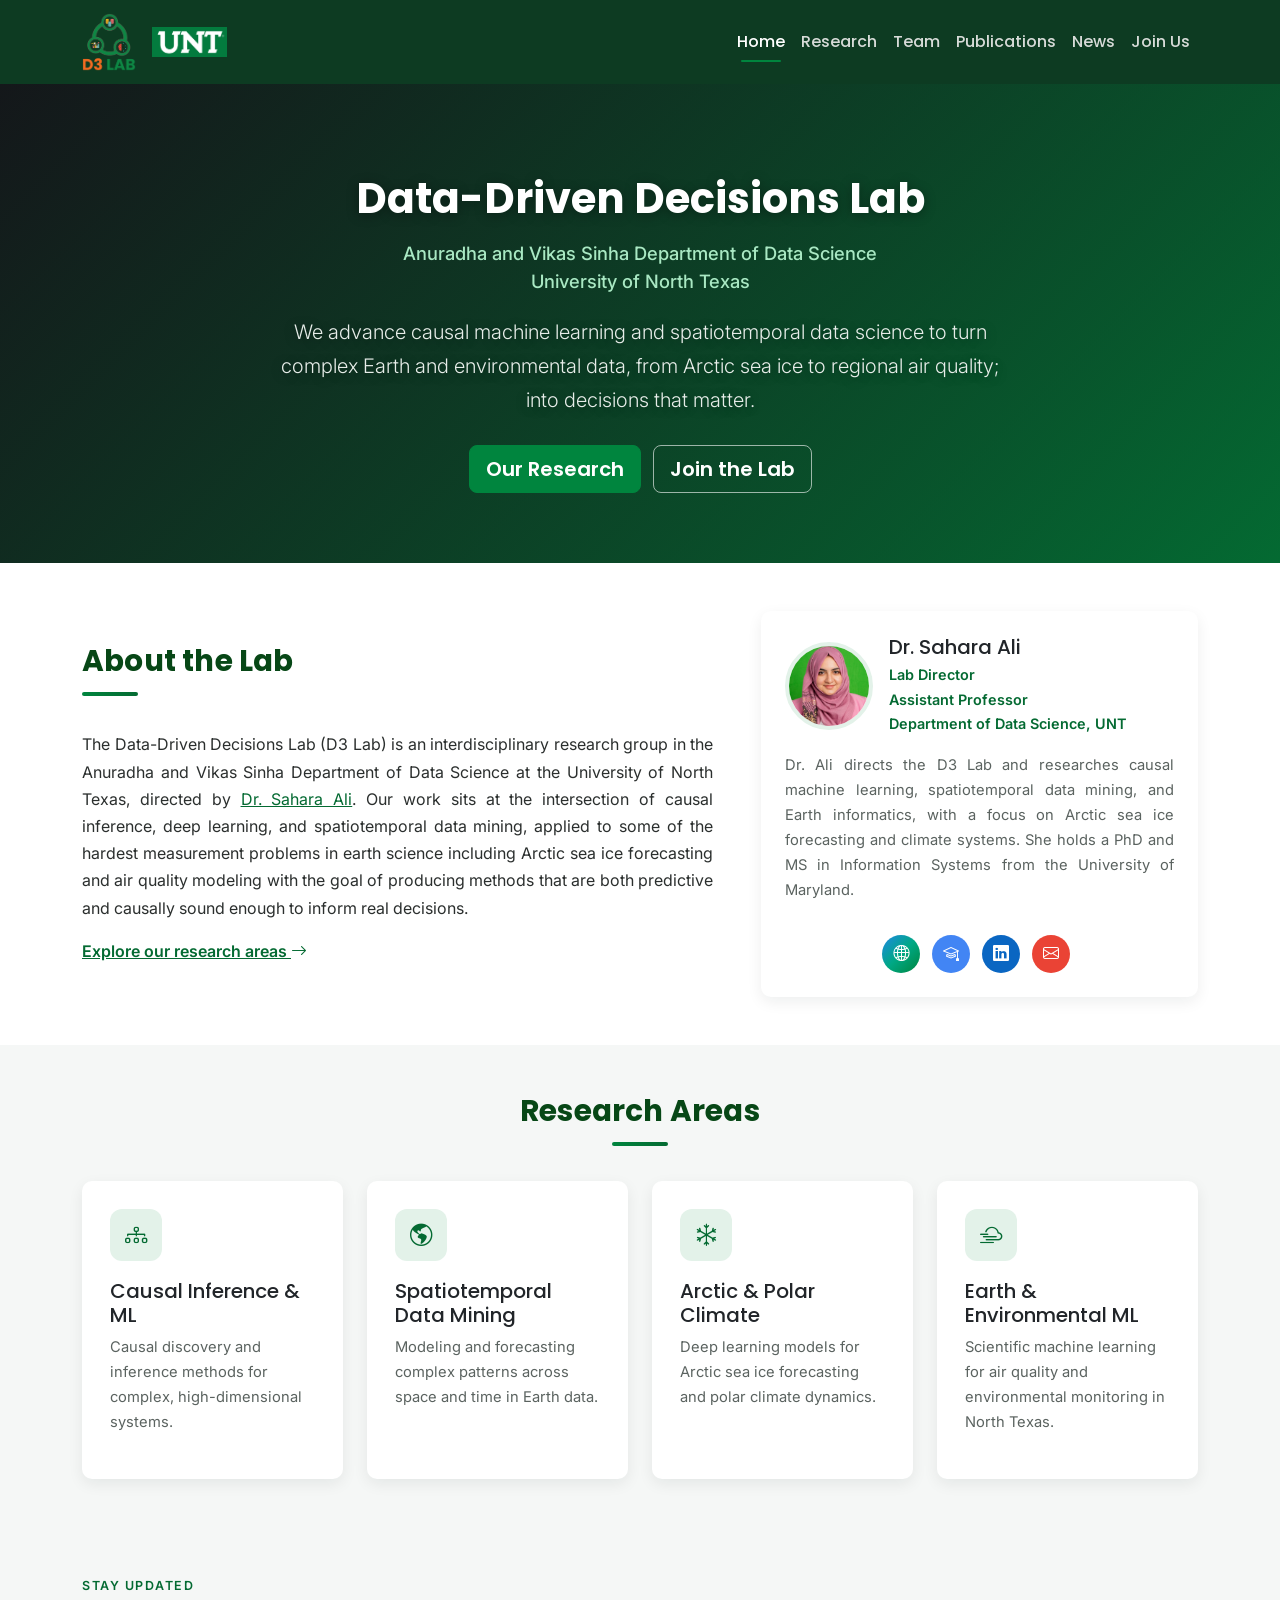
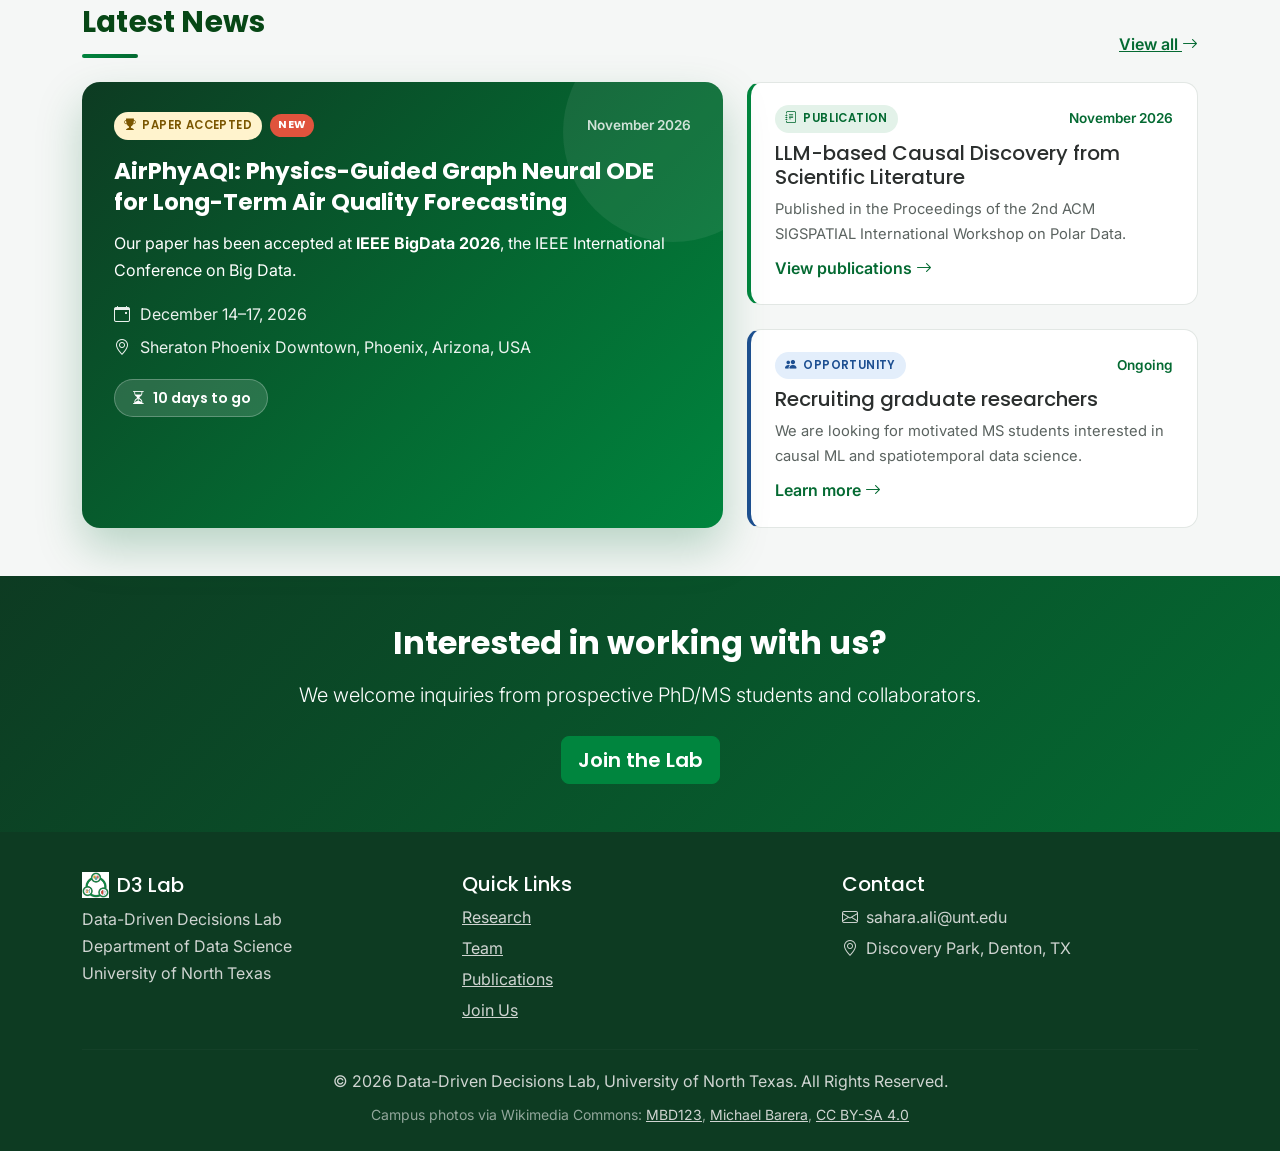
<file: index.html>
<!DOCTYPE html>
<html lang="en">
  <head>
    <meta charset="UTF-8" />
    <meta name="viewport" content="width=device-width, initial-scale=1.0" />
    <title>D3 Lab | Data-Driven Decisions Lab, UNT</title>
    <meta
      name="description"
      content="The Data-Driven Decisions Lab (D3 Lab) at the University of North Texas, directed by Dr. Sahara Ali, researches causal machine learning and spatiotemporal data science for Earth and climate systems."
    />
    <link
      href="https://cdn.jsdelivr.net/npm/bootstrap@5.3.0-alpha1/dist/css/bootstrap.min.css"
      rel="stylesheet"
    />
    <link
      href="https://cdn.jsdelivr.net/npm/bootstrap-icons@1.11.0/font/bootstrap-icons.css"
      rel="stylesheet"
    />
    <link
      href="https://fonts.googleapis.com/css2?family=Poppins:wght@300;400;500;600;700&family=Inter:wght@400;500;600&display=swap"
      rel="stylesheet"
    />
    <link rel="icon" type="image/png" href="assets/img/d3lab-icon-v2.png" />
    <link href="assets/css/style.css?v=20261109" rel="stylesheet" />
  </head>
  <body>
    <nav class="navbar navbar-expand-lg navbar-dark sticky-top">
      <div class="container">
        <div class="navbar-brand d-flex align-items-center gap-3 mb-0">
          <a href="index.html">
            <img
              src="assets/img/d3lab-logo-lockup.png"
              alt="D3 Lab - Data-Driven Decisions Lab"
              class="brand-logo-lockup"
            />
          </a>
          <a href="https://www.unt.edu" target="_blank" rel="noopener">
            <img src="assets/img/unt-logo.png" alt="UNT Logo" height="30" />
          </a>
        </div>
        <button
          class="navbar-toggler"
          type="button"
          data-bs-toggle="collapse"
          data-bs-target="#navbarNav"
          aria-controls="navbarNav"
          aria-expanded="false"
          aria-label="Toggle navigation"
        >
          <span class="navbar-toggler-icon"></span>
        </button>
        <div class="collapse navbar-collapse" id="navbarNav">
          <ul class="navbar-nav ms-auto">
            <li class="nav-item"><a class="nav-link" href="index.html">Home</a></li>
            <li class="nav-item"><a class="nav-link" href="research.html">Research</a></li>
            <li class="nav-item"><a class="nav-link" href="team.html">Team</a></li>
            <li class="nav-item"><a class="nav-link" href="publications.html">Publications</a></li>
            <li class="nav-item"><a class="nav-link" href="news.html">News</a></li>
            <li class="nav-item"><a class="nav-link" href="join.html">Join Us</a></li>
          </ul>
        </div>
      </div>
    </nav>

    <!-- Hero -->
    <section class="hero-section hero-home">
      <!-- Background slideshow: put UNT photos at these paths (wide landscape, ~1920px).
           If a file is missing, the green gradient shows as before. -->
      <div class="hero-bg" aria-hidden="true">
        <div class="hero-slide" style="background-image: url('assets/img/hero-unt-discovery-park.jpg');"></div>
        <div class="hero-slide" style="background-image: url('assets/img/hero-unt-1.jpg');"></div>
        <div class="hero-slide" style="background-image: url('assets/img/hero-unt-2.jpg');"></div>
        <div class="hero-slide" style="background-image: url('assets/img/hero-unt-3.jpg');"></div>
        <div class="hero-slide" style="background-image: url('assets/img/hero-unt-4.jpg');"></div>
      </div>
      <div class="container">
        <h1>Data-Driven Decisions Lab</h1>
        <p class="hero-affiliation">
          Anuradha and Vikas Sinha Department of Data Science<br />
          University of North Texas
        </p>
        <p class="lead">
          We advance causal machine learning and spatiotemporal data science to
          turn complex Earth and environmental data, from Arctic sea ice
          to regional air quality; into decisions that matter.
        </p>
        <a href="research.html" class="btn btn-green btn-lg me-2">Our Research</a>
        <a href="join.html" class="btn btn-outline-green btn-lg">Join the Lab</a>
      </div>
    </section>

    <!-- Mission -->
    <section class="py-5">
      <div class="container">
        <div class="row align-items-center g-5">
          <div class="col-lg-7">
            <h2 class="section-title">About the Lab</h2>
            <p style="text-align: justify;">
              The Data-Driven Decisions Lab (D3 Lab) is an interdisciplinary research
              group in the Anuradha and Vikas Sinha Department of Data Science at the
              University of North Texas, directed by
              <a href="team.html">Dr. Sahara Ali</a>. Our work sits at the
              intersection of causal inference, deep learning, and spatiotemporal
              data mining, applied to some of the hardest measurement problems in earth science including Arctic sea ice forecasting and air
              quality modeling with the goal of producing methods that are
              both predictive and causally sound enough to inform real decisions.
            </p>
            <a href="research.html" class="fw-semibold">
              Explore our research areas <i class="bi bi-arrow-right"></i>
            </a>
          </div>
          <div class="col-lg-5">
            <div class="card p-4 h-100">
              <div class="d-flex align-items-center gap-3 mb-3">
                <img
                  src="assets/img/sahara-ali.jpg"
                  alt="Dr. Sahara Ali"
                  class="team-photo"
                  style="width: 88px; height: 88px; margin: 0; flex-shrink: 0;"
                />
                <div>
                  <h5 class="mb-1">Dr. Sahara Ali</h5>
                  <div class="team-role mb-0">
                    Lab Director<br />
                    Assistant Professor<br />
                    Department of Data Science, UNT
                  </div>
                </div>
              </div>
              <p class="pub-meta" style="text-align: justify;">
                Dr. Ali directs the D3 Lab and researches causal machine learning,
                spatiotemporal data mining, and Earth informatics, with a focus on
                Arctic sea ice forecasting and climate systems. She holds a PhD and
                MS in Information Systems from the University of Maryland.
              </p>
              <div class="mt-3 text-center">
                <a href="https://datascience.unt.edu/people/sahara-ali.html" target="_blank" rel="noopener" class="social-icon social-icon-web" title="Full Profile"><i class="bi bi-globe2"></i></a>
                <a href="https://scholar.google.com/citations?hl=en&user=HbP3_b4AAAAJ" target="_blank" rel="noopener" class="social-icon social-icon-scholar" title="Google Scholar"><i class="bi bi-mortarboard"></i></a>
                <a href="https://www.linkedin.com/in/saharaali/" target="_blank" rel="noopener" class="social-icon social-icon-linkedin" title="LinkedIn"><i class="bi bi-linkedin"></i></a>
                <a href="mailto:sahara.ali@unt.edu" class="social-icon social-icon-email" title="Email"><i class="bi bi-envelope"></i></a>
              </div>
            </div>
          </div>
        </div>
      </div>
    </section>

    <!-- Research preview -->
    <section class="py-5 bg-surface">
      <div class="container">
        <h2 class="section-title text-center mx-auto">Research Areas</h2>
        <div class="row g-4">
          <div class="col-md-6 col-lg-3">
            <div class="card research-card">
              <div class="research-icon"><i class="bi bi-diagram-3"></i></div>
              <h5>Causal Inference &amp; ML</h5>
              <p class="pub-meta">Causal discovery and inference methods for complex, high-dimensional systems.</p>
            </div>
          </div>
          <div class="col-md-6 col-lg-3">
            <div class="card research-card">
              <div class="research-icon"><i class="bi bi-globe-americas"></i></div>
              <h5>Spatiotemporal Data Mining</h5>
              <p class="pub-meta">Modeling and forecasting complex patterns across space and time in Earth data.</p>
            </div>
          </div>
          <div class="col-md-6 col-lg-3">
            <div class="card research-card">
              <div class="research-icon"><i class="bi bi-snow"></i></div>
              <h5>Arctic &amp; Polar Climate</h5>
              <p class="pub-meta">Deep learning models for Arctic sea ice forecasting and polar climate dynamics.</p>
            </div>
          </div>
          <div class="col-md-6 col-lg-3">
            <div class="card research-card">
              <div class="research-icon"><i class="bi bi-cloud-haze2"></i></div>
              <h5>Earth &amp; Environmental ML</h5>
              <p class="pub-meta">Scientific machine learning for air quality and environmental monitoring in North Texas.</p>
            </div>
          </div>
        </div>
      </div>
    </section>

    <!-- News preview -->
    <section class="py-5 bg-surface">
      <div class="container">
        <div class="d-flex justify-content-between align-items-end mb-4">
          <div>
            <span class="section-eyebrow">Stay Updated</span>
            <h2 class="section-title mb-0">Latest News</h2>
          </div>
          <a href="news.html" class="fw-semibold d-none d-md-inline">View all <i class="bi bi-arrow-right"></i></a>
        </div>
        <div class="row g-4">
          <!-- Featured news -->
          <div class="col-lg-7">
            <article class="news-featured h-100">
              <div class="d-flex flex-wrap align-items-center gap-2 mb-3">
                <span class="news-badge badge-accepted"><i class="bi bi-trophy-fill"></i> Paper Accepted</span>
                <span class="news-new-pill">New</span>
                <span class="news-date-light ms-auto">November 2026</span>
              </div>
              <h3 class="news-featured-title">
                AirPhyAQI: Physics-Guided Graph Neural ODE for Long-Term Air Quality Forecasting
              </h3>
              <p class="mb-3">
                Our paper has been accepted at <strong>IEEE BigData 2026</strong>, the IEEE
                International Conference on Big Data.
              </p>
              <ul class="news-event-meta">
                <li><i class="bi bi-calendar-event"></i> December 14&ndash;17, 2026</li>
                <li><i class="bi bi-geo-alt"></i> Sheraton Phoenix Downtown, Phoenix, Arizona, USA</li>
              </ul>
              <div class="news-countdown" data-event-date="2026-12-14T09:00:00-07:00">
                <i class="bi bi-hourglass-split"></i> <span class="countdown-text">Coming up in December</span>
              </div>
            </article>
          </div>

          <div class="col-lg-5 d-flex flex-column gap-4">
            <article class="news-card news-publication">
              <div class="d-flex align-items-center gap-2 mb-2">
                <span class="news-badge badge-publication"><i class="bi bi-journal-text"></i> Publication</span>
                <span class="news-date ms-auto">November 2026</span>
              </div>
              <h5 class="mb-2">LLM-based Causal Discovery from Scientific Literature</h5>
              <p class="pub-meta mb-2">
                Published in the Proceedings of the 2nd ACM SIGSPATIAL International
                Workshop on Polar Data.
              </p>
              <a href="publications.html" class="news-link">View publications <i class="bi bi-arrow-right"></i></a>
            </article>

            <article class="news-card news-opportunity">
              <div class="d-flex align-items-center gap-2 mb-2">
                <span class="news-badge badge-opportunity"><i class="bi bi-people-fill"></i> Opportunity</span>
                <span class="news-date ms-auto">Ongoing</span>
              </div>
              <h5 class="mb-2">Recruiting graduate researchers</h5>
              <p class="pub-meta mb-2">
                We are looking for motivated MS students interested in
                causal ML and spatiotemporal data science.
              </p>
              <a href="join.html" class="news-link">Learn more <i class="bi bi-arrow-right"></i></a>
            </article>
          </div>
        </div>
        <div class="text-center mt-4 d-md-none">
          <a href="news.html" class="fw-semibold">View all news <i class="bi bi-arrow-right"></i></a>
        </div>
      </div>
    </section>

    <!-- CTA -->
    <section class="py-5" style="background: linear-gradient(135deg, #0d3b22 0%, var(--unt-green-dark) 100%);">
      <div class="container text-center text-white">
        <h2 class="fw-bold mb-3">Interested in working with us?</h2>
        <p class="lead mb-4">
          We welcome inquiries from prospective PhD/MS students and collaborators.
        </p>
        <a href="join.html" class="btn btn-green btn-lg">Join the Lab</a>
      </div>
    </section>

    <footer class="site-footer">
      <div class="container">
        <div class="row g-4">
          <div class="col-md-4">
            <h5 class="text-white d-flex align-items-center gap-2">
              <img src="assets/img/d3lab-icon-v2.png" alt="" height="26" />
              D3 Lab
            </h5>
            <p class="mb-0">
              Data-Driven Decisions Lab<br />
              Department of Data Science<br />
              University of North Texas
            </p>
          </div>
          <div class="col-md-4">
            <h5 class="text-white">Quick Links</h5>
            <p class="mb-1"><a href="research.html">Research</a></p>
            <p class="mb-1"><a href="team.html">Team</a></p>
            <p class="mb-1"><a href="publications.html">Publications</a></p>
            <p class="mb-0"><a href="join.html">Join Us</a></p>
          </div>
          <div class="col-md-4">
            <h5 class="text-white">Contact</h5>
            <p class="mb-1"><i class="bi bi-envelope me-1"></i> sahara.ali@unt.edu</p>
            <p class="mb-0"><i class="bi bi-geo-alt me-1"></i> Discovery Park, Denton, TX</p>
          </div>
        </div>
        <hr />
        <p class="text-center mb-0">
          &copy; <span id="copyright-year">2026</span> Data-Driven Decisions Lab, University of North Texas. All Rights Reserved.
        </p>
        <p class="text-center small mb-0 mt-2 photo-credit">
          Campus photos via Wikimedia Commons:
          <a href="https://commons.wikimedia.org/wiki/File:UNT_Discovery_Park_Exterior.JPG" target="_blank" rel="noopener">MBD123</a>,
          <a href="https://commons.wikimedia.org/wiki/File:University_of_North_Texas_September_2015_11_(Hurley_Administration_Building).jpg" target="_blank" rel="noopener">Michael Barera</a>,
          <a href="https://creativecommons.org/licenses/by-sa/4.0/" target="_blank" rel="noopener">CC BY-SA 4.0</a>
        </p>
      </div>
    </footer>

    <script src="https://cdn.jsdelivr.net/npm/bootstrap@5.3.0-alpha1/dist/js/bootstrap.bundle.min.js"></script>
    <script src="assets/js/main.js?v=20261109"></script>
  </body>
</html>
</file>
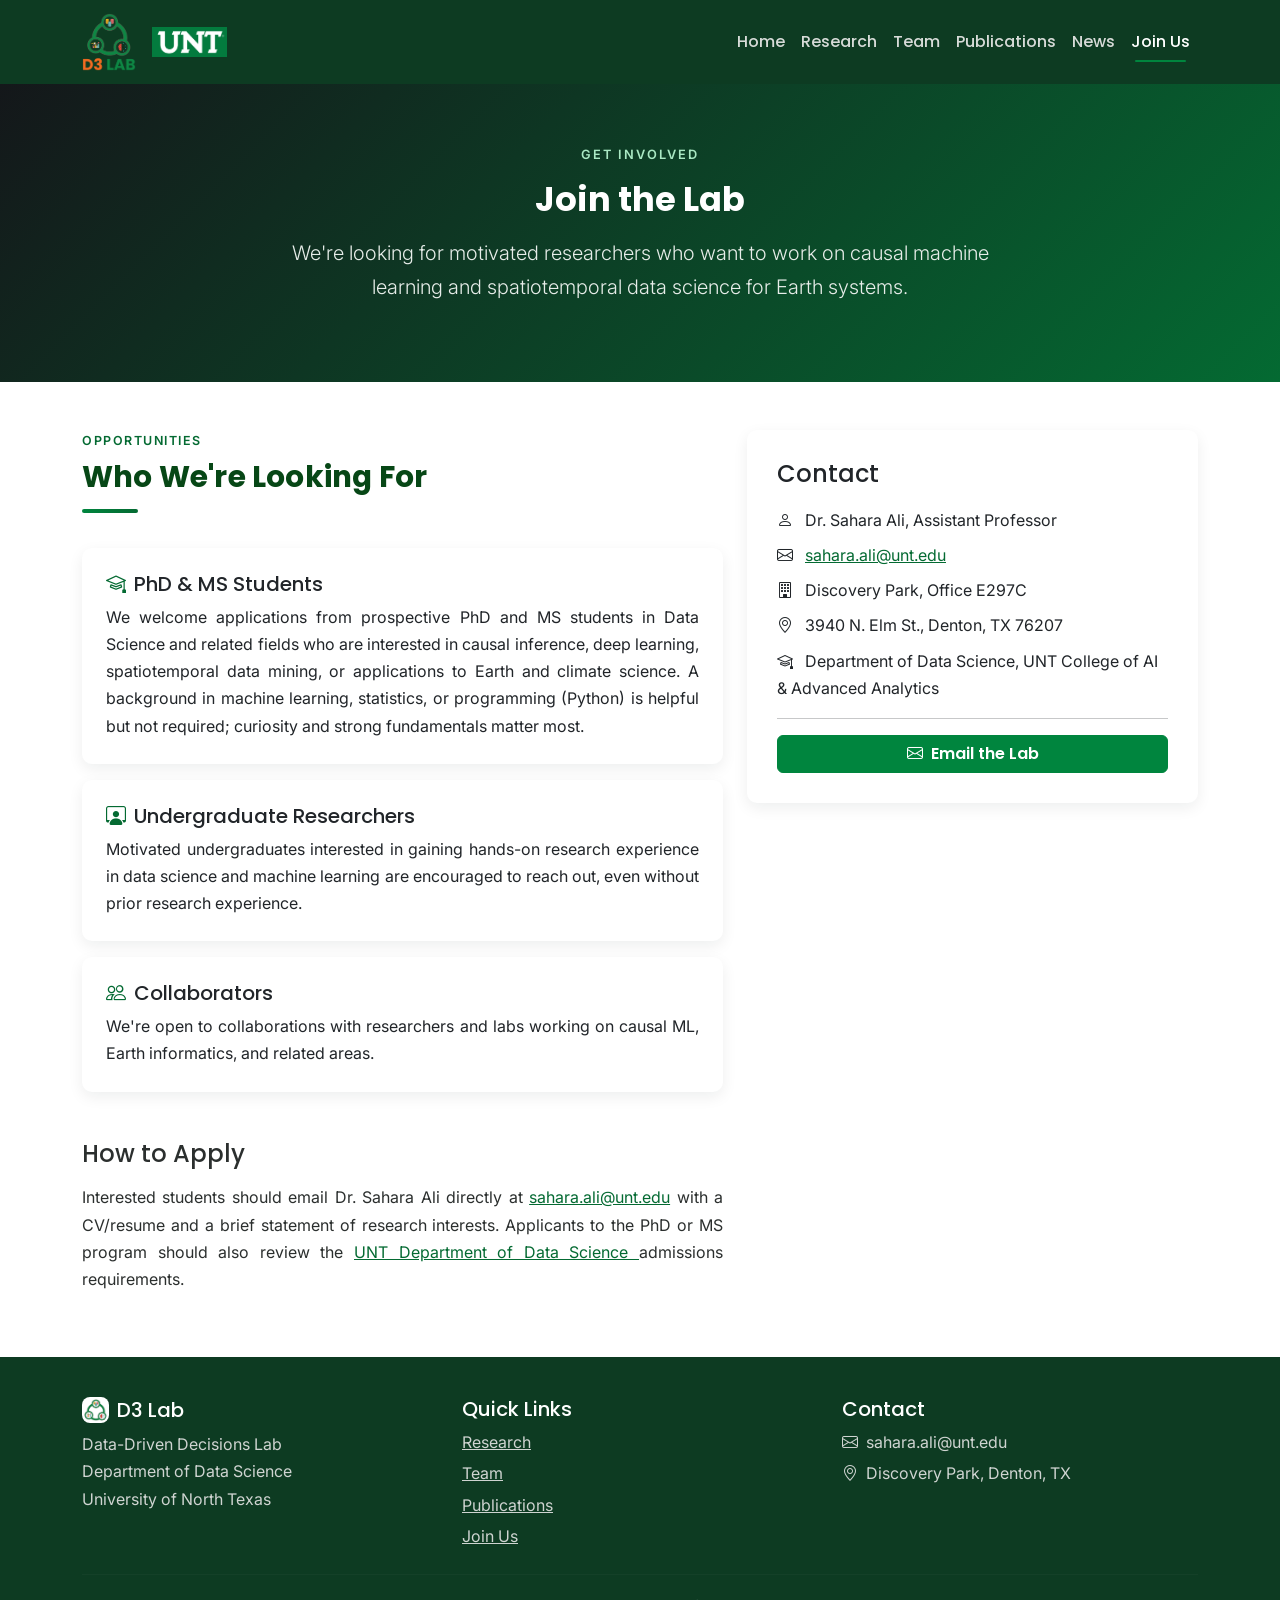
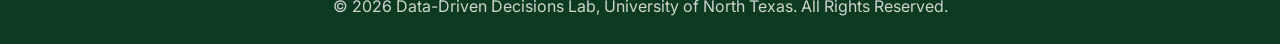
<file: join.html>
<!DOCTYPE html>
<html lang="en">
  <head>
    <meta charset="UTF-8" />
    <meta name="viewport" content="width=device-width, initial-scale=1.0" />
    <title>Join Us | D3 Lab</title>
    <link
      href="https://cdn.jsdelivr.net/npm/bootstrap@5.3.0-alpha1/dist/css/bootstrap.min.css"
      rel="stylesheet"
    />
    <link
      href="https://cdn.jsdelivr.net/npm/bootstrap-icons@1.11.0/font/bootstrap-icons.css"
      rel="stylesheet"
    />
    <link
      href="https://fonts.googleapis.com/css2?family=Poppins:wght@300;400;500;600;700&family=Inter:wght@400;500;600&display=swap"
      rel="stylesheet"
    />
    <link rel="icon" type="image/png" href="assets/img/d3lab-icon-v2.png" />
    <link href="assets/css/style.css?v=20261109" rel="stylesheet" />
  </head>
  <body>
    <nav class="navbar navbar-expand-lg navbar-dark sticky-top">
      <div class="container">
        <div class="navbar-brand d-flex align-items-center gap-3 mb-0">
          <a href="index.html">
            <img
              src="assets/img/d3lab-logo-lockup.png"
              alt="D3 Lab - Data-Driven Decisions Lab"
              class="brand-logo-lockup"
            />
          </a>
          <a href="https://www.unt.edu" target="_blank" rel="noopener">
            <img src="assets/img/unt-logo.png" alt="UNT Logo" height="30" />
          </a>
        </div>
        <button
          class="navbar-toggler"
          type="button"
          data-bs-toggle="collapse"
          data-bs-target="#navbarNav"
          aria-controls="navbarNav"
          aria-expanded="false"
          aria-label="Toggle navigation"
        >
          <span class="navbar-toggler-icon"></span>
        </button>
        <div class="collapse navbar-collapse" id="navbarNav">
          <ul class="navbar-nav ms-auto">
            <li class="nav-item"><a class="nav-link" href="index.html">Home</a></li>
            <li class="nav-item"><a class="nav-link" href="research.html">Research</a></li>
            <li class="nav-item"><a class="nav-link" href="team.html">Team</a></li>
            <li class="nav-item"><a class="nav-link" href="publications.html">Publications</a></li>
            <li class="nav-item"><a class="nav-link" href="news.html">News</a></li>
            <li class="nav-item"><a class="nav-link" href="join.html">Join Us</a></li>
          </ul>
        </div>
      </div>
    </nav>

    <section class="hero-section page-hero">
      <div class="container">
        <div class="hero-eyebrow">Get Involved</div>
        <h1>Join the Lab</h1>
        <p class="lead">
          We're looking for motivated researchers who want to work on causal
          machine learning and spatiotemporal data science for Earth systems.
        </p>
      </div>
    </section>

    <section class="py-5">
      <div class="container">
        <div class="row g-4">
          <div class="col-lg-7">
            <span class="section-eyebrow">Opportunities</span>
            <h2 class="section-title">Who We're Looking For</h2>

            <div class="card p-4 mb-3">
              <h5><i class="bi bi-mortarboard me-2" style="color: var(--unt-green-dark);"></i>PhD &amp; MS Students</h5>
              <p class="mb-0" style="text-align: justify;">
                We welcome applications from prospective PhD and MS students in
                Data Science and related fields who are interested in causal
                inference, deep learning, spatiotemporal data mining, or
                applications to Earth and climate science. A background in
                machine learning, statistics, or programming (Python) is
                helpful but not required; curiosity and strong
                fundamentals matter most.
              </p>
            </div>

            <div class="card p-4 mb-3">
              <h5><i class="bi bi-person-workspace me-2" style="color: var(--unt-green-dark);"></i>Undergraduate Researchers</h5>
              <p class="mb-0" style="text-align: justify;">
                Motivated undergraduates interested in gaining hands-on research
                experience in data science and machine learning are encouraged
                to reach out, even without prior research experience.
              </p>
            </div>

            <div class="card p-4">
              <h5><i class="bi bi-people me-2" style="color: var(--unt-green-dark);"></i>Collaborators</h5>
              <p class="mb-0" style="text-align: justify;">
                We're open to collaborations with researchers and labs working on
                causal ML, Earth informatics, and related areas.
              </p>
            </div>

            <h4 class="mt-5 mb-3">How to Apply</h4>
            <p style="text-align: justify;">
              Interested students should email Dr. Sahara Ali directly at
              <a href="mailto:sahara.ali@unt.edu">sahara.ali@unt.edu</a> with a
              CV/resume and a brief statement of research interests. Applicants
              to the PhD or MS program should also review the
              <a href="https://datascience.unt.edu/" target="_blank" rel="noopener">
                UNT Department of Data Science
              </a>
              admissions requirements.
            </p>
          </div>

          <div class="col-lg-5">
            <div class="card info-card">
              <h4>Contact</h4>
              <p class="mb-2">
                <i class="bi bi-person me-2"></i>
                Dr. Sahara Ali, Assistant Professor
              </p>
              <p class="mb-2">
                <i class="bi bi-envelope me-2"></i>
                <a href="mailto:sahara.ali@unt.edu">sahara.ali@unt.edu</a>
              </p>
              <p class="mb-2">
                <i class="bi bi-building me-2"></i>
                Discovery Park, Office E297C
              </p>
              <p class="mb-2">
                <i class="bi bi-geo-alt me-2"></i>
                3940 N. Elm St., Denton, TX 76207
              </p>
              <p class="mb-0">
                <i class="bi bi-mortarboard me-2"></i>
                Department of Data Science, UNT College of AI &amp; Advanced Analytics
              </p>
              <hr />
              <a href="mailto:sahara.ali@unt.edu" class="btn btn-green w-100">
                <i class="bi bi-envelope me-1"></i> Email the Lab
              </a>
            </div>
          </div>
        </div>
      </div>
    </section>

    <footer class="site-footer">
      <div class="container">
        <div class="row g-4">
          <div class="col-md-4">
            <h5 class="text-white d-flex align-items-center gap-2">
              <img src="assets/img/d3lab-icon-v2.png" alt="" height="26" class="brand-icon-chip" />
              D3 Lab
            </h5>
            <p class="mb-0">
              Data-Driven Decisions Lab<br />
              Department of Data Science<br />
              University of North Texas
            </p>
          </div>
          <div class="col-md-4">
            <h5 class="text-white">Quick Links</h5>
            <p class="mb-1"><a href="research.html">Research</a></p>
            <p class="mb-1"><a href="team.html">Team</a></p>
            <p class="mb-1"><a href="publications.html">Publications</a></p>
            <p class="mb-0"><a href="join.html">Join Us</a></p>
          </div>
          <div class="col-md-4">
            <h5 class="text-white">Contact</h5>
            <p class="mb-1"><i class="bi bi-envelope me-1"></i> sahara.ali@unt.edu</p>
            <p class="mb-0"><i class="bi bi-geo-alt me-1"></i> Discovery Park, Denton, TX</p>
          </div>
        </div>
        <hr />
        <p class="text-center mb-0">
          &copy; <span id="copyright-year">2026</span> Data-Driven Decisions Lab, University of North Texas. All Rights Reserved.
        </p>
      </div>
    </footer>

    <script src="https://cdn.jsdelivr.net/npm/bootstrap@5.3.0-alpha1/dist/js/bootstrap.bundle.min.js"></script>
    <script src="assets/js/main.js?v=20261109"></script>
  </body>
</html>
</file>
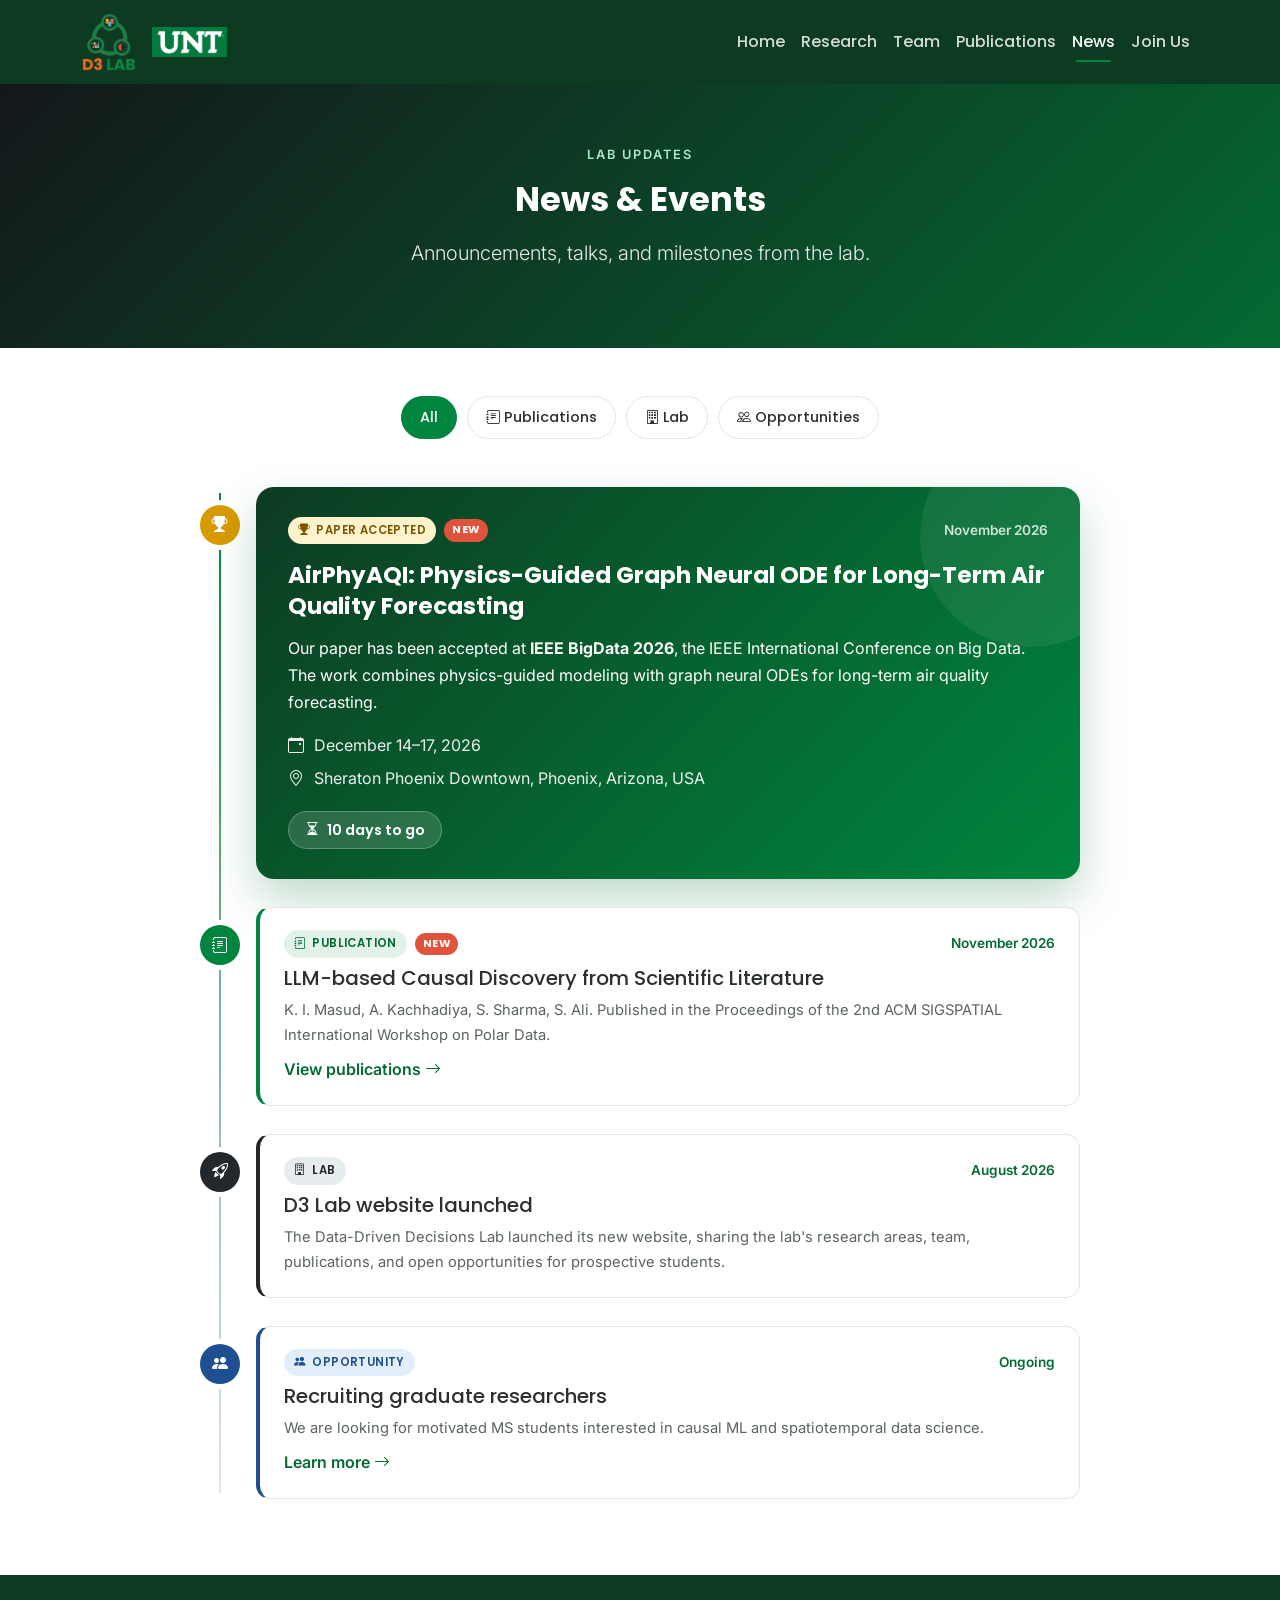
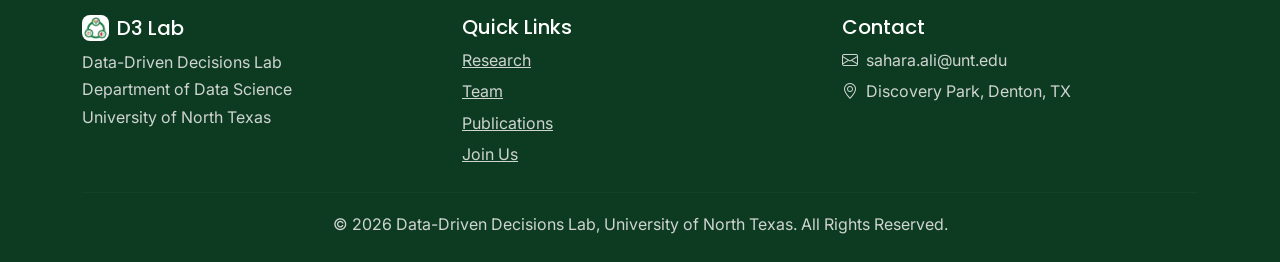
<file: news.html>
<!DOCTYPE html>
<html lang="en">
  <head>
    <meta charset="UTF-8" />
    <meta name="viewport" content="width=device-width, initial-scale=1.0" />
    <title>News | D3 Lab</title>
    <link
      href="https://cdn.jsdelivr.net/npm/bootstrap@5.3.0-alpha1/dist/css/bootstrap.min.css"
      rel="stylesheet"
    />
    <link
      href="https://cdn.jsdelivr.net/npm/bootstrap-icons@1.11.0/font/bootstrap-icons.css"
      rel="stylesheet"
    />
    <link
      href="https://fonts.googleapis.com/css2?family=Poppins:wght@300;400;500;600;700&family=Inter:wght@400;500;600&display=swap"
      rel="stylesheet"
    />
    <link rel="icon" type="image/png" href="assets/img/d3lab-icon-v2.png" />
    <link href="assets/css/style.css?v=20261109" rel="stylesheet" />
  </head>
  <body>
    <nav class="navbar navbar-expand-lg navbar-dark sticky-top">
      <div class="container">
        <div class="navbar-brand d-flex align-items-center gap-3 mb-0">
          <a href="index.html">
            <img
              src="assets/img/d3lab-logo-lockup.png"
              alt="D3 Lab - Data-Driven Decisions Lab"
              class="brand-logo-lockup"
            />
          </a>
          <a href="https://www.unt.edu" target="_blank" rel="noopener">
            <img src="assets/img/unt-logo.png" alt="UNT Logo" height="30" />
          </a>
        </div>
        <button
          class="navbar-toggler"
          type="button"
          data-bs-toggle="collapse"
          data-bs-target="#navbarNav"
          aria-controls="navbarNav"
          aria-expanded="false"
          aria-label="Toggle navigation"
        >
          <span class="navbar-toggler-icon"></span>
        </button>
        <div class="collapse navbar-collapse" id="navbarNav">
          <ul class="navbar-nav ms-auto">
            <li class="nav-item"><a class="nav-link" href="index.html">Home</a></li>
            <li class="nav-item"><a class="nav-link" href="research.html">Research</a></li>
            <li class="nav-item"><a class="nav-link" href="team.html">Team</a></li>
            <li class="nav-item"><a class="nav-link" href="publications.html">Publications</a></li>
            <li class="nav-item"><a class="nav-link" href="news.html">News</a></li>
            <li class="nav-item"><a class="nav-link" href="join.html">Join Us</a></li>
          </ul>
        </div>
      </div>
    </nav>

    <section class="hero-section page-hero">
      <div class="container">
        <div class="hero-eyebrow">Lab Updates</div>
        <h1>News &amp; Events</h1>
        <p class="lead">Announcements, talks, and milestones from the lab.</p>
      </div>
    </section>

    <section class="py-5">
      <div class="container">
        <!-- Category filter -->
        <div class="news-filter mb-5" role="group" aria-label="Filter news">
          <button type="button" class="news-filter-btn active" data-filter="all">All</button>
          <button type="button" class="news-filter-btn" data-filter="publication"><i class="bi bi-journal-text"></i> Publications</button>
          <button type="button" class="news-filter-btn" data-filter="lab"><i class="bi bi-building"></i> Lab</button>
          <button type="button" class="news-filter-btn" data-filter="opportunity"><i class="bi bi-people"></i> Opportunities</button>
        </div>

        <div class="news-timeline">
          <!-- Newest first. Add new items at the top; set data-category to publication | lab | opportunity -->
          <article class="timeline-item" data-category="publication">
            <div class="timeline-dot dot-accepted"><i class="bi bi-trophy-fill"></i></div>
            <div class="news-featured">
              <div class="d-flex flex-wrap align-items-center gap-2 mb-3">
                <span class="news-badge badge-accepted"><i class="bi bi-trophy-fill"></i> Paper Accepted</span>
                <span class="news-new-pill">New</span>
                <span class="news-date-light ms-auto">November 2026</span>
              </div>
              <h3 class="news-featured-title">
                AirPhyAQI: Physics-Guided Graph Neural ODE for Long-Term Air Quality Forecasting
              </h3>
              <p class="mb-3">
                Our paper has been accepted at <strong>IEEE BigData 2026</strong>, the IEEE
                International Conference on Big Data. The work combines physics-guided
                modeling with graph neural ODEs for long-term air quality forecasting.
              </p>
              <ul class="news-event-meta">
                <li><i class="bi bi-calendar-event"></i> December 14&ndash;17, 2026</li>
                <li><i class="bi bi-geo-alt"></i> Sheraton Phoenix Downtown, Phoenix, Arizona, USA</li>
              </ul>
              <div class="news-countdown" data-event-date="2026-12-14T09:00:00-07:00">
                <i class="bi bi-hourglass-split"></i> <span class="countdown-text">Coming up in December</span>
              </div>
            </div>
          </article>

          <article class="timeline-item" data-category="publication">
            <div class="timeline-dot"><i class="bi bi-journal-text"></i></div>
            <div class="news-card news-publication">
              <div class="d-flex flex-wrap align-items-center gap-2 mb-2">
                <span class="news-badge badge-publication"><i class="bi bi-journal-text"></i> Publication</span>
                <span class="news-new-pill">New</span>
                <span class="news-date ms-auto">November 2026</span>
              </div>
              <h5 class="mb-2">LLM-based Causal Discovery from Scientific Literature</h5>
              <p class="pub-meta mb-2">
                K. I. Masud, A. Kachhadiya, S. Sharma, S. Ali. Published in the
                Proceedings of the 2nd ACM SIGSPATIAL International Workshop on Polar Data.
              </p>
              <a href="publications.html" class="news-link">View publications <i class="bi bi-arrow-right"></i></a>
            </div>
          </article>

          <article class="timeline-item" data-category="lab">
            <div class="timeline-dot dot-lab"><i class="bi bi-rocket-takeoff"></i></div>
            <div class="news-card news-lab">
              <div class="d-flex flex-wrap align-items-center gap-2 mb-2">
                <span class="news-badge badge-lab"><i class="bi bi-building"></i> Lab</span>
                <span class="news-date ms-auto">August 2026</span>
              </div>
              <h5 class="mb-2">D3 Lab website launched</h5>
              <p class="pub-meta mb-0">
                The Data-Driven Decisions Lab launched its new website, sharing
                the lab's research areas, team, publications, and open
                opportunities for prospective students.
              </p>
            </div>
          </article>

          <article class="timeline-item" data-category="opportunity">
            <div class="timeline-dot dot-opportunity"><i class="bi bi-people-fill"></i></div>
            <div class="news-card news-opportunity">
              <div class="d-flex flex-wrap align-items-center gap-2 mb-2">
                <span class="news-badge badge-opportunity"><i class="bi bi-people-fill"></i> Opportunity</span>
                <span class="news-date ms-auto">Ongoing</span>
              </div>
              <h5 class="mb-2">Recruiting graduate researchers</h5>
              <p class="pub-meta mb-2">
                We are looking for motivated MS students interested in
                causal ML and spatiotemporal data science.
              </p>
              <a href="join.html" class="news-link">Learn more <i class="bi bi-arrow-right"></i></a>
            </div>
          </article>
        </div>
        <p class="news-empty text-center pub-meta d-none">No news in this category yet.</p>
      </div>
    </section>

    <footer class="site-footer">
      <div class="container">
        <div class="row g-4">
          <div class="col-md-4">
            <h5 class="text-white d-flex align-items-center gap-2">
              <img src="assets/img/d3lab-icon-v2.png" alt="" height="26" class="brand-icon-chip" />
              D3 Lab
            </h5>
            <p class="mb-0">
              Data-Driven Decisions Lab<br />
              Department of Data Science<br />
              University of North Texas
            </p>
          </div>
          <div class="col-md-4">
            <h5 class="text-white">Quick Links</h5>
            <p class="mb-1"><a href="research.html">Research</a></p>
            <p class="mb-1"><a href="team.html">Team</a></p>
            <p class="mb-1"><a href="publications.html">Publications</a></p>
            <p class="mb-0"><a href="join.html">Join Us</a></p>
          </div>
          <div class="col-md-4">
            <h5 class="text-white">Contact</h5>
            <p class="mb-1"><i class="bi bi-envelope me-1"></i> sahara.ali@unt.edu</p>
            <p class="mb-0"><i class="bi bi-geo-alt me-1"></i> Discovery Park, Denton, TX</p>
          </div>
        </div>
        <hr />
        <p class="text-center mb-0">
          &copy; <span id="copyright-year">2026</span> Data-Driven Decisions Lab, University of North Texas. All Rights Reserved.
        </p>
      </div>
    </footer>

    <script src="https://cdn.jsdelivr.net/npm/bootstrap@5.3.0-alpha1/dist/js/bootstrap.bundle.min.js"></script>
    <script src="assets/js/main.js?v=20261109"></script>
  </body>
</html>
</file>
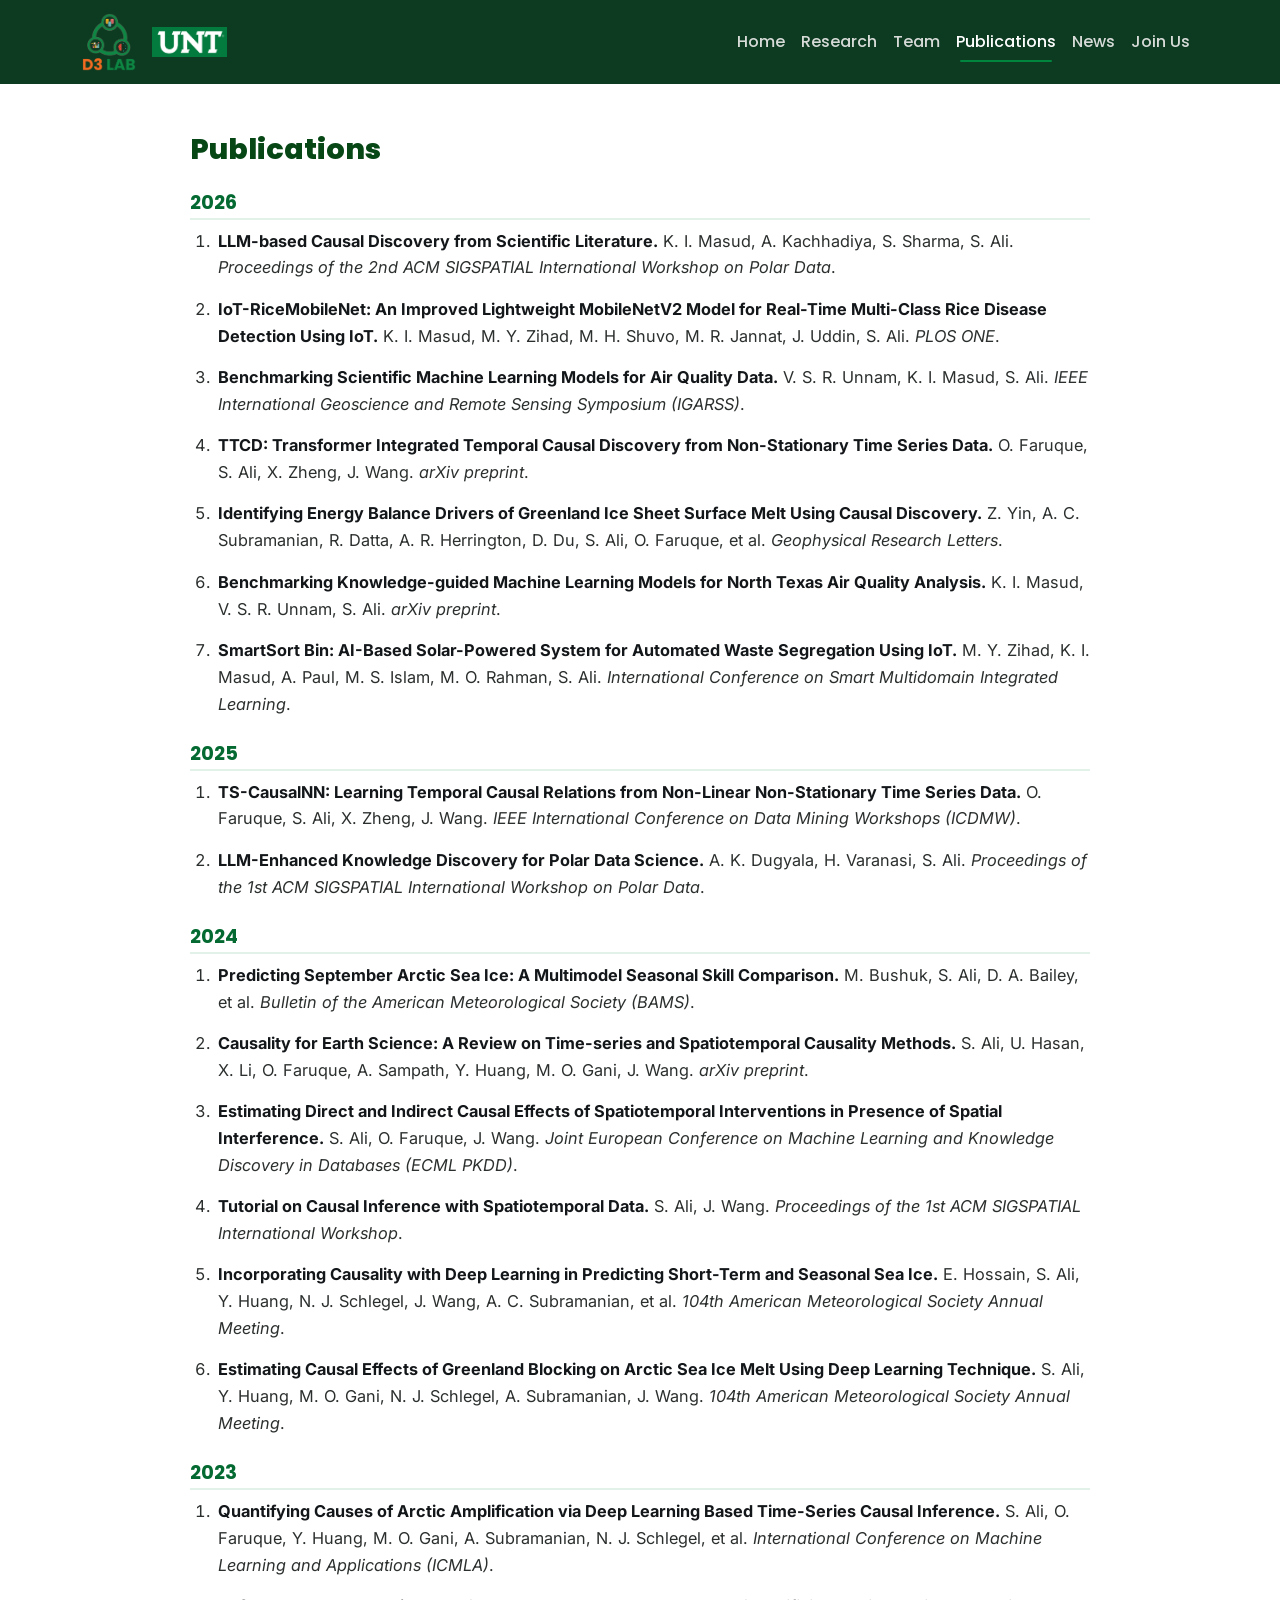
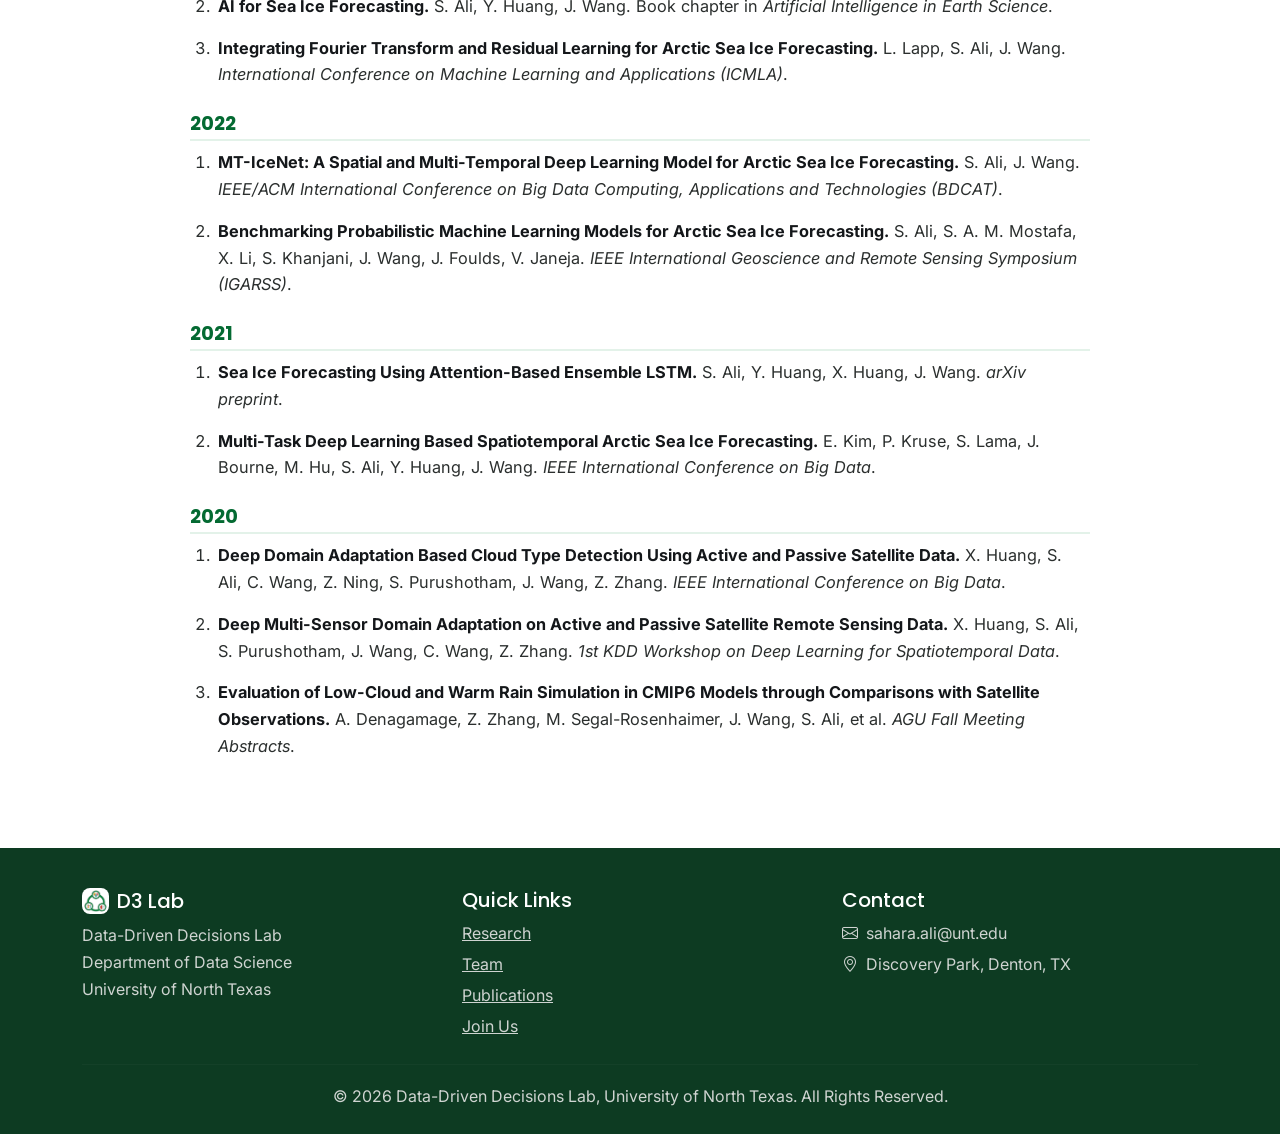
<file: publications.html>
<!DOCTYPE html>
<html lang="en">
  <head>
    <meta charset="UTF-8" />
    <meta name="viewport" content="width=device-width, initial-scale=1.0" />
    <title>Publications | D3 Lab</title>
    <link
      href="https://cdn.jsdelivr.net/npm/bootstrap@5.3.0-alpha1/dist/css/bootstrap.min.css"
      rel="stylesheet"
    />
    <link
      href="https://cdn.jsdelivr.net/npm/bootstrap-icons@1.11.0/font/bootstrap-icons.css"
      rel="stylesheet"
    />
    <link
      href="https://fonts.googleapis.com/css2?family=Poppins:wght@300;400;500;600;700&family=Inter:wght@400;500;600&display=swap"
      rel="stylesheet"
    />
    <link rel="icon" type="image/png" href="assets/img/d3lab-icon-v2.png" />
    <link href="assets/css/style.css?v=20261109" rel="stylesheet" />
  </head>
  <body>
    <nav class="navbar navbar-expand-lg navbar-dark sticky-top">
      <div class="container">
        <div class="navbar-brand d-flex align-items-center gap-3 mb-0">
          <a href="index.html">
            <img
              src="assets/img/d3lab-logo-lockup.png"
              alt="D3 Lab - Data-Driven Decisions Lab"
              class="brand-logo-lockup"
            />
          </a>
          <a href="https://www.unt.edu" target="_blank" rel="noopener">
            <img src="assets/img/unt-logo.png" alt="UNT Logo" height="30" />
          </a>
        </div>
        <button
          class="navbar-toggler"
          type="button"
          data-bs-toggle="collapse"
          data-bs-target="#navbarNav"
          aria-controls="navbarNav"
          aria-expanded="false"
          aria-label="Toggle navigation"
        >
          <span class="navbar-toggler-icon"></span>
        </button>
        <div class="collapse navbar-collapse" id="navbarNav">
          <ul class="navbar-nav ms-auto">
            <li class="nav-item"><a class="nav-link" href="index.html">Home</a></li>
            <li class="nav-item"><a class="nav-link" href="research.html">Research</a></li>
            <li class="nav-item"><a class="nav-link" href="team.html">Team</a></li>
            <li class="nav-item"><a class="nav-link" href="publications.html">Publications</a></li>
            <li class="nav-item"><a class="nav-link" href="news.html">News</a></li>
            <li class="nav-item"><a class="nav-link" href="join.html">Join Us</a></li>
          </ul>
        </div>
      </div>
    </nav>

    <section class="py-5">
      <div class="container">
        <div class="pub-content">
          <section class="pub-section">
            <h2 class="pub-section-title">Publications</h2>
            <h3 class="pub-year-heading">2026</h3>
            <ol class="pub-list">
              <li class="pub-entry">
                <strong>LLM-based Causal Discovery from Scientific Literature.</strong>
                K. I. Masud, A. Kachhadiya, S. Sharma, S. Ali. <em>Proceedings of the 2nd ACM SIGSPATIAL International Workshop on Polar Data</em>.
              </li>
              <li class="pub-entry">
                <strong>IoT-RiceMobileNet: An Improved Lightweight MobileNetV2 Model for Real-Time Multi-Class Rice Disease Detection Using IoT.</strong>
                K. I. Masud, M. Y. Zihad, M. H. Shuvo, M. R. Jannat, J. Uddin, S. Ali. <em>PLOS ONE</em>.
              </li>
              <li class="pub-entry">
                <strong>Benchmarking Scientific Machine Learning Models for Air Quality Data.</strong>
                V. S. R. Unnam, K. I. Masud, S. Ali. <em>IEEE International Geoscience and Remote Sensing Symposium (IGARSS)</em>.
              </li>
              <li class="pub-entry">
                <strong>TTCD: Transformer Integrated Temporal Causal Discovery from Non-Stationary Time Series Data.</strong>
                O. Faruque, S. Ali, X. Zheng, J. Wang. <em>arXiv preprint</em>.
              </li>
              <li class="pub-entry">
                <strong>Identifying Energy Balance Drivers of Greenland Ice Sheet Surface Melt Using Causal Discovery.</strong>
                Z. Yin, A. C. Subramanian, R. Datta, A. R. Herrington, D. Du, S. Ali, O. Faruque, et al. <em>Geophysical Research Letters</em>.
              </li>
              <li class="pub-entry">
                <strong>Benchmarking Knowledge-guided Machine Learning Models for North Texas Air Quality Analysis.</strong>
                K. I. Masud, V. S. R. Unnam, S. Ali. <em>arXiv preprint</em>.
              </li>
              <li class="pub-entry">
                <strong>SmartSort Bin: AI-Based Solar-Powered System for Automated Waste Segregation Using IoT.</strong>
                M. Y. Zihad, K. I. Masud, A. Paul, M. S. Islam, M. O. Rahman, S. Ali. <em>International Conference on Smart Multidomain Integrated Learning</em>.
              </li>
            </ol>

            <h3 class="pub-year-heading">2025</h3>
            <ol class="pub-list">
              <li class="pub-entry">
                <strong>TS-CausalNN: Learning Temporal Causal Relations from Non-Linear Non-Stationary Time Series Data.</strong>
                O. Faruque, S. Ali, X. Zheng, J. Wang. <em>IEEE International Conference on Data Mining Workshops (ICDMW)</em>.
              </li>
              <li class="pub-entry">
                <strong>LLM-Enhanced Knowledge Discovery for Polar Data Science.</strong>
                A. K. Dugyala, H. Varanasi, S. Ali. <em>Proceedings of the 1st ACM SIGSPATIAL International Workshop on Polar Data</em>.
              </li>
            </ol>

            <h3 class="pub-year-heading">2024</h3>
            <ol class="pub-list">
              <li class="pub-entry">
                <strong>Predicting September Arctic Sea Ice: A Multimodel Seasonal Skill Comparison.</strong>
                M. Bushuk, S. Ali, D. A. Bailey, et al. <em>Bulletin of the American Meteorological Society (BAMS)</em>.
              </li>
              <li class="pub-entry">
                <strong>Causality for Earth Science: A Review on Time-series and Spatiotemporal Causality Methods.</strong>
                S. Ali, U. Hasan, X. Li, O. Faruque, A. Sampath, Y. Huang, M. O. Gani, J. Wang. <em>arXiv preprint</em>.
              </li>
              <li class="pub-entry">
                <strong>Estimating Direct and Indirect Causal Effects of Spatiotemporal Interventions in Presence of Spatial Interference.</strong>
                S. Ali, O. Faruque, J. Wang. <em>Joint European Conference on Machine Learning and Knowledge Discovery in Databases (ECML PKDD)</em>.
              </li>
              <li class="pub-entry">
                <strong>Tutorial on Causal Inference with Spatiotemporal Data.</strong>
                S. Ali, J. Wang. <em>Proceedings of the 1st ACM SIGSPATIAL International Workshop</em>.
              </li>
              <li class="pub-entry">
                <strong>Incorporating Causality with Deep Learning in Predicting Short-Term and Seasonal Sea Ice.</strong>
                E. Hossain, S. Ali, Y. Huang, N. J. Schlegel, J. Wang, A. C. Subramanian, et al. <em>104th American Meteorological Society Annual Meeting</em>.
              </li>
              <li class="pub-entry">
                <strong>Estimating Causal Effects of Greenland Blocking on Arctic Sea Ice Melt Using Deep Learning Technique.</strong>
                S. Ali, Y. Huang, M. O. Gani, N. J. Schlegel, A. Subramanian, J. Wang. <em>104th American Meteorological Society Annual Meeting</em>.
              </li>
            </ol>

            <h3 class="pub-year-heading">2023</h3>
            <ol class="pub-list">
              <li class="pub-entry">
                <strong>Quantifying Causes of Arctic Amplification via Deep Learning Based Time-Series Causal Inference.</strong>
                S. Ali, O. Faruque, Y. Huang, M. O. Gani, A. Subramanian, N. J. Schlegel, et al. <em>International Conference on Machine Learning and Applications (ICMLA)</em>.
              </li>
              <li class="pub-entry">
                <strong>AI for Sea Ice Forecasting.</strong>
                S. Ali, Y. Huang, J. Wang. Book chapter in <em>Artificial Intelligence in Earth Science</em>.
              </li>
              <li class="pub-entry">
                <strong>Integrating Fourier Transform and Residual Learning for Arctic Sea Ice Forecasting.</strong>
                L. Lapp, S. Ali, J. Wang. <em>International Conference on Machine Learning and Applications (ICMLA)</em>.
              </li>
            </ol>

            <h3 class="pub-year-heading">2022</h3>
            <ol class="pub-list">
              <li class="pub-entry">
                <strong>MT-IceNet: A Spatial and Multi-Temporal Deep Learning Model for Arctic Sea Ice Forecasting.</strong>
                S. Ali, J. Wang. <em>IEEE/ACM International Conference on Big Data Computing, Applications and Technologies (BDCAT)</em>.
              </li>
              <li class="pub-entry">
                <strong>Benchmarking Probabilistic Machine Learning Models for Arctic Sea Ice Forecasting.</strong>
                S. Ali, S. A. M. Mostafa, X. Li, S. Khanjani, J. Wang, J. Foulds, V. Janeja. <em>IEEE International Geoscience and Remote Sensing Symposium (IGARSS)</em>.
              </li>
            </ol>

            <h3 class="pub-year-heading">2021</h3>
            <ol class="pub-list">
              <li class="pub-entry">
                <strong>Sea Ice Forecasting Using Attention-Based Ensemble LSTM.</strong>
                S. Ali, Y. Huang, X. Huang, J. Wang. <em>arXiv preprint</em>.
              </li>
              <li class="pub-entry">
                <strong>Multi-Task Deep Learning Based Spatiotemporal Arctic Sea Ice Forecasting.</strong>
                E. Kim, P. Kruse, S. Lama, J. Bourne, M. Hu, S. Ali, Y. Huang, J. Wang. <em>IEEE International Conference on Big Data</em>.
              </li>
            </ol>

            <h3 class="pub-year-heading">2020</h3>
            <ol class="pub-list">
              <li class="pub-entry">
                <strong>Deep Domain Adaptation Based Cloud Type Detection Using Active and Passive Satellite Data.</strong>
                X. Huang, S. Ali, C. Wang, Z. Ning, S. Purushotham, J. Wang, Z. Zhang. <em>IEEE International Conference on Big Data</em>.
              </li>
              <li class="pub-entry">
                <strong>Deep Multi-Sensor Domain Adaptation on Active and Passive Satellite Remote Sensing Data.</strong>
                X. Huang, S. Ali, S. Purushotham, J. Wang, C. Wang, Z. Zhang. <em>1st KDD Workshop on Deep Learning for Spatiotemporal Data</em>.
              </li>
              <li class="pub-entry">
                <strong>Evaluation of Low-Cloud and Warm Rain Simulation in CMIP6 Models through Comparisons with Satellite Observations.</strong>
                A. Denagamage, Z. Zhang, M. Segal-Rosenhaimer, J. Wang, S. Ali, et al. <em>AGU Fall Meeting Abstracts</em>.
              </li>
            </ol>
          </section>
        </div>
      </div>
    </section>

    <footer class="site-footer">
      <div class="container">
        <div class="row g-4">
          <div class="col-md-4">
            <h5 class="text-white d-flex align-items-center gap-2">
              <img src="assets/img/d3lab-icon-v2.png" alt="" height="26" class="brand-icon-chip" />
              D3 Lab
            </h5>
            <p class="mb-0">
              Data-Driven Decisions Lab<br />
              Department of Data Science<br />
              University of North Texas
            </p>
          </div>
          <div class="col-md-4">
            <h5 class="text-white">Quick Links</h5>
            <p class="mb-1"><a href="research.html">Research</a></p>
            <p class="mb-1"><a href="team.html">Team</a></p>
            <p class="mb-1"><a href="publications.html">Publications</a></p>
            <p class="mb-0"><a href="join.html">Join Us</a></p>
          </div>
          <div class="col-md-4">
            <h5 class="text-white">Contact</h5>
            <p class="mb-1"><i class="bi bi-envelope me-1"></i> sahara.ali@unt.edu</p>
            <p class="mb-0"><i class="bi bi-geo-alt me-1"></i> Discovery Park, Denton, TX</p>
          </div>
        </div>
        <hr />
        <p class="text-center mb-0">
          &copy; <span id="copyright-year">2026</span> Data-Driven Decisions Lab, University of North Texas. All Rights Reserved.
        </p>
      </div>
    </footer>

    <script src="https://cdn.jsdelivr.net/npm/bootstrap@5.3.0-alpha1/dist/js/bootstrap.bundle.min.js"></script>
    <script src="assets/js/main.js?v=20261109"></script>
  </body>
</html>
</file>
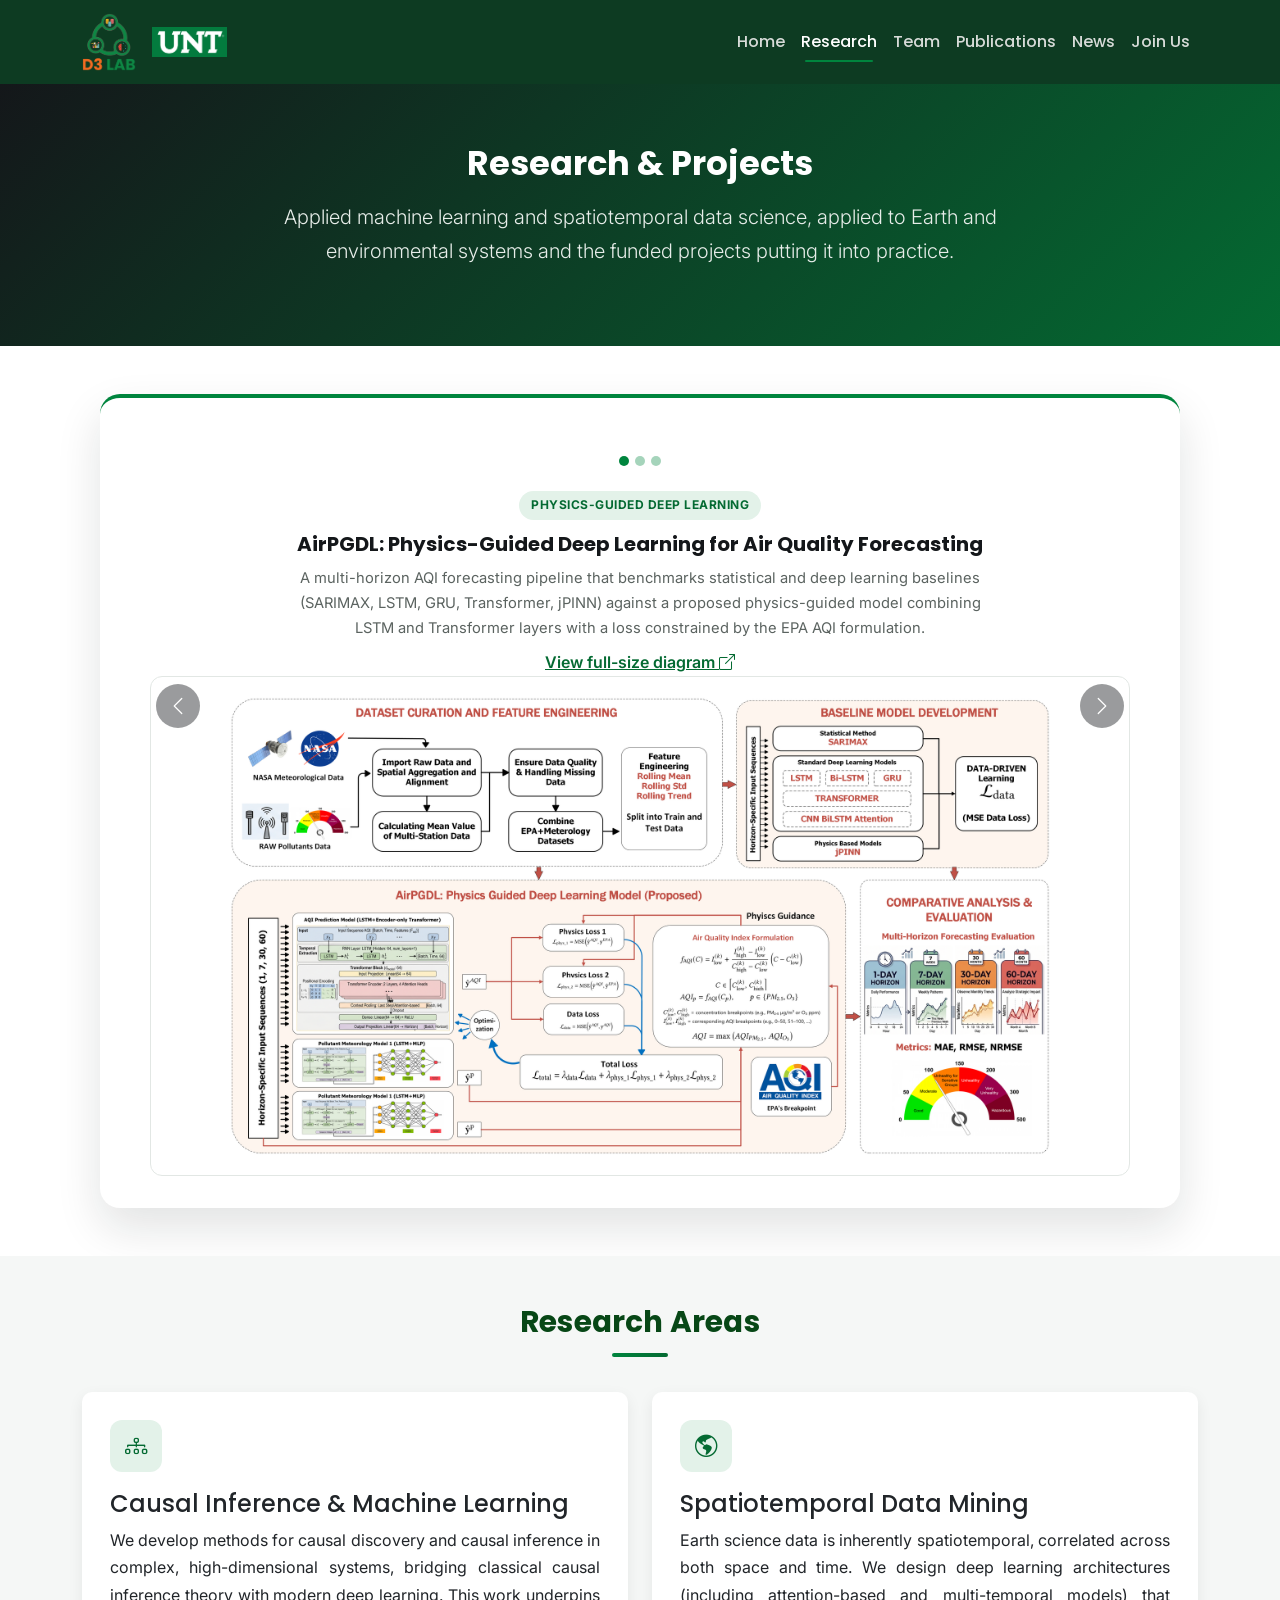
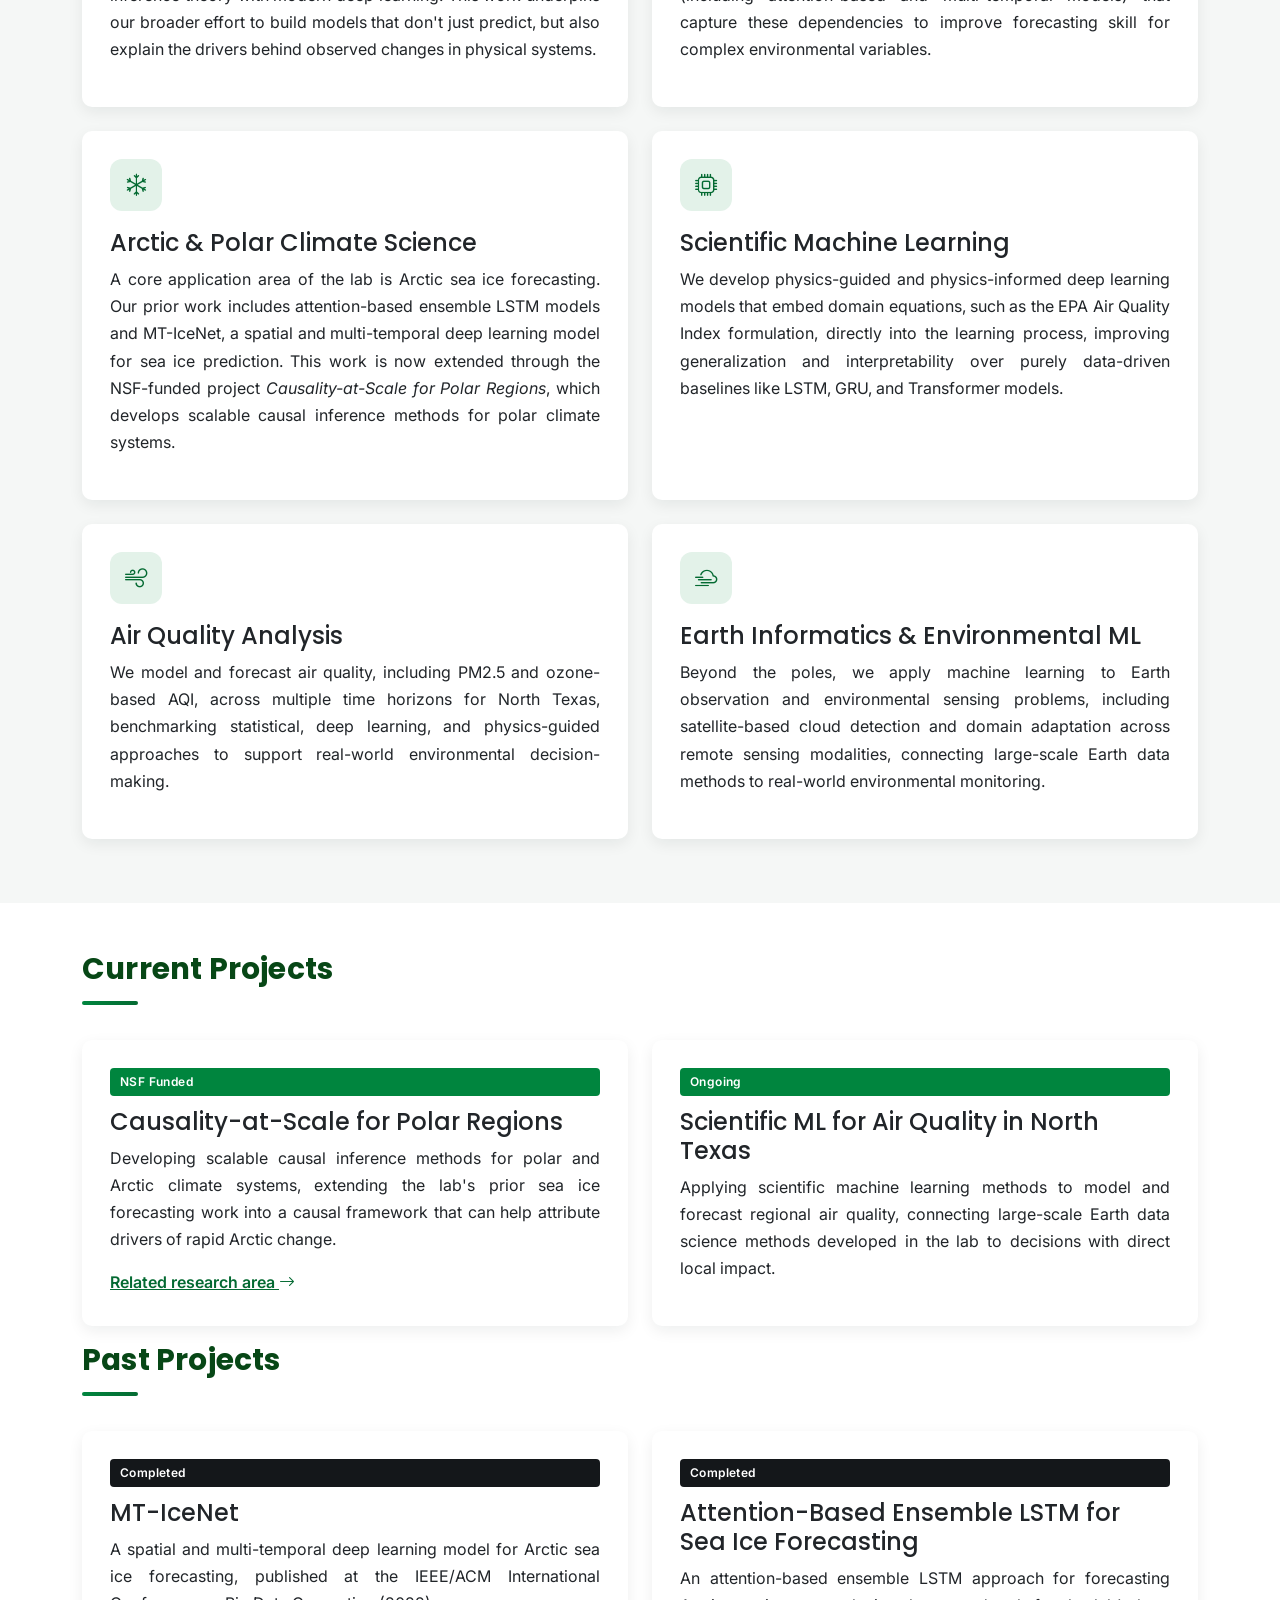
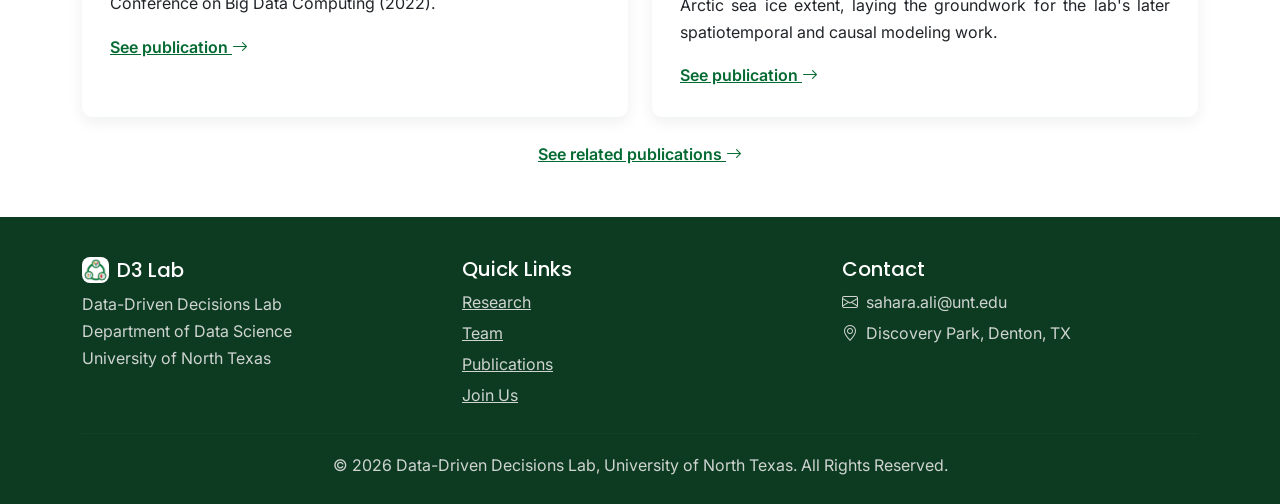
<file: research.html>
<!DOCTYPE html>
<html lang="en">
  <head>
    <meta charset="UTF-8" />
    <meta name="viewport" content="width=device-width, initial-scale=1.0" />
    <title>Research | D3 Lab</title>
    <link
      href="https://cdn.jsdelivr.net/npm/bootstrap@5.3.0-alpha1/dist/css/bootstrap.min.css"
      rel="stylesheet"
    />
    <link
      href="https://cdn.jsdelivr.net/npm/bootstrap-icons@1.11.0/font/bootstrap-icons.css"
      rel="stylesheet"
    />
    <link
      href="https://fonts.googleapis.com/css2?family=Poppins:wght@300;400;500;600;700&family=Inter:wght@400;500;600&display=swap"
      rel="stylesheet"
    />
    <link rel="icon" type="image/png" href="assets/img/d3lab-icon-v2.png" />
    <link href="assets/css/style.css?v=20261109" rel="stylesheet" />
  </head>
  <body>
    <nav class="navbar navbar-expand-lg navbar-dark sticky-top">
      <div class="container">
        <div class="navbar-brand d-flex align-items-center gap-3 mb-0">
          <a href="index.html">
            <img
              src="assets/img/d3lab-logo-lockup.png"
              alt="D3 Lab - Data-Driven Decisions Lab"
              class="brand-logo-lockup"
            />
          </a>
          <a href="https://www.unt.edu" target="_blank" rel="noopener">
            <img src="assets/img/unt-logo.png" alt="UNT Logo" height="30" />
          </a>
        </div>
        <button
          class="navbar-toggler"
          type="button"
          data-bs-toggle="collapse"
          data-bs-target="#navbarNav"
          aria-controls="navbarNav"
          aria-expanded="false"
          aria-label="Toggle navigation"
        >
          <span class="navbar-toggler-icon"></span>
        </button>
        <div class="collapse navbar-collapse" id="navbarNav">
          <ul class="navbar-nav ms-auto">
            <li class="nav-item"><a class="nav-link" href="index.html">Home</a></li>
            <li class="nav-item"><a class="nav-link" href="research.html">Research</a></li>
            <li class="nav-item"><a class="nav-link" href="team.html">Team</a></li>
            <li class="nav-item"><a class="nav-link" href="publications.html">Publications</a></li>
            <li class="nav-item"><a class="nav-link" href="news.html">News</a></li>
            <li class="nav-item"><a class="nav-link" href="join.html">Join Us</a></li>
          </ul>
        </div>
      </div>
    </nav>

    <section class="hero-section page-hero">
      <div class="container">
        <h1>Research &amp; Projects</h1>
        <p class="lead">
          Applied machine learning and spatiotemporal data science, applied to
          Earth and environmental systems and the funded projects
          putting it into practice.
        </p>
      </div>
    </section>

    <!-- Model diagrams showcase (highlighted at the front of the page) -->
    <section class="py-5">
      <div class="container">
        <div class="model-showcase-panel">
          <div
            id="modelCarousel"
            class="carousel slide model-carousel"
            data-bs-ride="carousel"
            data-bs-interval="6000"
          >
            <div class="carousel-indicators">
              <button
                type="button"
                data-bs-target="#modelCarousel"
                data-bs-slide-to="0"
                class="active"
                aria-current="true"
                aria-label="AirPGDL"
              ></button>
              <button
                type="button"
                data-bs-target="#modelCarousel"
                data-bs-slide-to="1"
                aria-label="LLM-Guided Causal Graph Discovery"
              ></button>
              <button
                type="button"
                data-bs-target="#modelCarousel"
                data-bs-slide-to="2"
                aria-label="Scientific ML for AQI Forecasting"
              ></button>
            </div>

            <div class="carousel-inner">
              <div class="carousel-item active">
                <div class="model-caption">
                  <span class="model-tag">Physics-Guided Deep Learning</span>
                  <h5>AirPGDL: Physics-Guided Deep Learning for Air Quality Forecasting</h5>
                  <p class="pub-meta mb-2">
                    A multi-horizon AQI forecasting pipeline that benchmarks statistical and deep
                    learning baselines (SARIMAX, LSTM, GRU, Transformer, jPINN) against a proposed
                    physics-guided model combining LSTM and Transformer layers with a loss
                    constrained by the EPA AQI formulation.
                  </p>
                  <a href="assets/img/AirPGDL.png" target="_blank" rel="noopener" class="fw-semibold">
                    View full-size diagram <i class="bi bi-box-arrow-up-right"></i>
                  </a>
                </div>
                <div class="model-frame">
                  <img
                    src="assets/img/AirPGDL.png"
                    alt="AirPGDL: physics-guided deep learning pipeline for multi-horizon air quality forecasting"
                  />
                </div>

              </div>

              <div class="carousel-item">
                <div class="model-caption">
                  <span class="model-tag">Causal Discovery</span>
                  <h5>LLM-Guided Causal Graph Discovery</h5>
                  <p class="pub-meta mb-2">
                    A three-stage pipeline that extracts variables and relations from scientific
                    literature via knowledge graphs and an LLM (Llama3), filters candidate causal
                    relations, then applies statistical causal discovery methods (PCMCI, PC, GES,
                    LiNGAM, DAG-GNN) to build validated causal structures.
                  </p>
                  <a href="assets/img/llm_based_cg.png" target="_blank" rel="noopener" class="fw-semibold">
                    View full-size diagram <i class="bi bi-box-arrow-up-right"></i>
                  </a>
                </div>
                <div class="model-frame">
                  <img
                    src="assets/img/llm_based_cg.png"
                    alt="LLM-guided causal graph discovery pipeline combining knowledge graphs and statistical causal discovery"
                  />
                </div>

              </div>

              <div class="carousel-item">
                <div class="model-caption">
                  <span class="model-tag">Scientific Machine Learning</span>
                  <h5>Scientific ML for Air Quality Index Forecasting</h5>
                  <p class="pub-meta mb-2">
                    A physics-informed neural network pipeline that combines a data-driven loss with
                    a physics loss derived from the EPA AQI formulation to forecast PM2.5- and
                    ozone-based AQI.
                  </p>
                  <a href="assets/img/SciMLAQI.png" target="_blank" rel="noopener" class="fw-semibold">
                    View full-size diagram <i class="bi bi-box-arrow-up-right"></i>
                  </a>
                </div>
                <div class="model-frame">
                  <img
                    src="assets/img/SciMLAQI.png"
                    alt="Scientific machine learning pipeline with physics guidance for AQI forecasting"
                  />
                </div>

              </div>
            </div>

            <button class="carousel-control-prev" type="button" data-bs-target="#modelCarousel" data-bs-slide="prev">
              <span class="carousel-control-prev-icon" aria-hidden="true"></span>
              <span class="visually-hidden">Previous</span>
            </button>
            <button class="carousel-control-next" type="button" data-bs-target="#modelCarousel" data-bs-slide="next">
              <span class="carousel-control-next-icon" aria-hidden="true"></span>
              <span class="visually-hidden">Next</span>
            </button>
          </div>
        </div>
      </div>
    </section>

    <!-- Research areas -->
    <section class="py-5 bg-surface">
      <div class="container">
        <h2 class="section-title text-center mx-auto">Research Areas</h2>
        <div class="row g-4 mb-3">
          <div class="col-lg-6">
            <div class="card research-card h-100">
              <div class="research-icon"><i class="bi bi-diagram-3"></i></div>
              <h4>Causal Inference &amp; Machine Learning</h4>
              <p style="text-align: justify;">
                We develop methods for causal discovery and causal inference in
                complex, high-dimensional systems, bridging classical causal
                inference theory with modern deep learning. This work underpins
                our broader effort to build models that don't just predict, but
                also explain the drivers behind observed changes in physical
                systems.
              </p>
            </div>
          </div>
          <div class="col-lg-6">
            <div class="card research-card h-100">
              <div class="research-icon"><i class="bi bi-globe-americas"></i></div>
              <h4>Spatiotemporal Data Mining</h4>
              <p style="text-align: justify;">
                Earth science data is inherently spatiotemporal, correlated
                across both space and time. We design deep learning architectures
                (including attention-based and multi-temporal models) that capture
                these dependencies to improve forecasting skill for complex
                environmental variables.
              </p>
            </div>
          </div>
          <div class="col-lg-6" id="arctic">
            <div class="card research-card h-100">
              <div class="research-icon"><i class="bi bi-snow"></i></div>
              <h4>Arctic &amp; Polar Climate Science</h4>
              <p style="text-align: justify;">
                A core application area of the lab is Arctic sea ice forecasting.
                Our prior work includes attention-based ensemble LSTM models and
                MT-IceNet, a spatial and multi-temporal deep learning model for
                sea ice prediction. This work is now extended through the
                NSF-funded project
                <em>Causality-at-Scale for Polar Regions</em>, which develops
                scalable causal inference methods for polar climate systems.
              </p>
            </div>
          </div>
          <div class="col-lg-6">
            <div class="card research-card h-100">
              <div class="research-icon"><i class="bi bi-cpu"></i></div>
              <h4>Scientific Machine Learning</h4>
              <p style="text-align: justify;">
                We develop physics-guided and physics-informed deep learning
                models that embed domain equations, such as the EPA Air
                Quality Index formulation, directly into the learning
                process, improving generalization and interpretability over
                purely data-driven baselines like LSTM, GRU, and Transformer
                models.
              </p>
            </div>
          </div>
          <div class="col-lg-6">
            <div class="card research-card h-100">
              <div class="research-icon"><i class="bi bi-wind"></i></div>
              <h4>Air Quality Analysis</h4>
              <p style="text-align: justify;">
                We model and forecast air quality, including PM2.5 and
                ozone-based AQI, across multiple time horizons for North
                Texas, benchmarking statistical, deep learning, and
                physics-guided approaches to support real-world environmental
                decision-making.
              </p>
            </div>
          </div>
          <div class="col-lg-6">
            <div class="card research-card h-100">
              <div class="research-icon"><i class="bi bi-cloud-haze2"></i></div>
              <h4>Earth Informatics &amp; Environmental ML</h4>
              <p style="text-align: justify;">
                Beyond the poles, we apply machine learning to Earth observation
                and environmental sensing problems, including satellite-based
                cloud detection and domain adaptation across remote sensing
                modalities, connecting large-scale Earth data methods to
                real-world environmental monitoring.
              </p>
            </div>
          </div>
        </div>
      </div>
    </section>

    <!-- Projects -->
    <section class="py-5">
      <div class="container">
        <h2 class="section-title">Current Projects</h2>
        <div class="row g-4 mb-3">
          <div class="col-lg-6">
            <div class="card project-card h-100">
              <span class="funding-tag status-ongoing">NSF Funded</span>
              <h4>Causality-at-Scale for Polar Regions</h4>
              <p style="text-align: justify;">
                Developing scalable causal inference methods for polar and Arctic
                climate systems, extending the lab's prior sea ice forecasting
                work into a causal framework that can help attribute drivers of
                rapid Arctic change.
              </p>
              <a href="#arctic" class="fw-semibold">Related research area <i class="bi bi-arrow-right"></i></a>
            </div>
          </div>
          <div class="col-lg-6">
            <div class="card project-card h-100">
              <span class="funding-tag status-ongoing">Ongoing</span>
              <h4>Scientific ML for Air Quality in North Texas</h4>
              <p style="text-align: justify;">
                Applying scientific machine learning methods to model and forecast
                regional air quality, connecting large-scale Earth data science
                methods developed in the lab to decisions with direct local
                impact.
              </p>
            </div>
          </div>
        </div>

        <h2 class="section-title">Past Projects</h2>
        <div class="row g-4">
          <div class="col-lg-6">
            <div class="card project-card h-100">
              <span class="funding-tag">Completed</span>
              <h4>MT-IceNet</h4>
              <p style="text-align: justify;">
                A spatial and multi-temporal deep learning model for Arctic sea
                ice forecasting, published at the IEEE/ACM International
                Conference on Big Data Computing (2022).
              </p>
              <a href="publications.html" class="fw-semibold">See publication <i class="bi bi-arrow-right"></i></a>
            </div>
          </div>
          <div class="col-lg-6">
            <div class="card project-card h-100">
              <span class="funding-tag">Completed</span>
              <h4>Attention-Based Ensemble LSTM for Sea Ice Forecasting</h4>
              <p style="text-align: justify;">
                An attention-based ensemble LSTM approach for forecasting Arctic
                sea ice extent, laying the groundwork for the lab's later
                spatiotemporal and causal modeling work.
              </p>
              <a href="publications.html" class="fw-semibold">See publication <i class="bi bi-arrow-right"></i></a>
            </div>
          </div>
        </div>

        <p class="text-center mb-0 mt-4">
          <a href="publications.html" class="fw-semibold">See related publications <i class="bi bi-arrow-right"></i></a>
        </p>
      </div>
    </section>

    <footer class="site-footer">
      <div class="container">
        <div class="row g-4">
          <div class="col-md-4">
            <h5 class="text-white d-flex align-items-center gap-2">
              <img src="assets/img/d3lab-icon-v2.png" alt="" height="26" class="brand-icon-chip" />
              D3 Lab
            </h5>
            <p class="mb-0">
              Data-Driven Decisions Lab<br />
              Department of Data Science<br />
              University of North Texas
            </p>
          </div>
          <div class="col-md-4">
            <h5 class="text-white">Quick Links</h5>
            <p class="mb-1"><a href="research.html">Research</a></p>
            <p class="mb-1"><a href="team.html">Team</a></p>
            <p class="mb-1"><a href="publications.html">Publications</a></p>
            <p class="mb-0"><a href="join.html">Join Us</a></p>
          </div>
          <div class="col-md-4">
            <h5 class="text-white">Contact</h5>
            <p class="mb-1"><i class="bi bi-envelope me-1"></i> sahara.ali@unt.edu</p>
            <p class="mb-0"><i class="bi bi-geo-alt me-1"></i> Discovery Park, Denton, TX</p>
          </div>
        </div>
        <hr />
        <p class="text-center mb-0">
          &copy; <span id="copyright-year">2026</span> Data-Driven Decisions Lab, University of North Texas. All Rights Reserved.
        </p>
      </div>
    </footer>

    <script src="https://cdn.jsdelivr.net/npm/bootstrap@5.3.0-alpha1/dist/js/bootstrap.bundle.min.js"></script>
    <script src="assets/js/main.js?v=20261109"></script>
  </body>
</html>
</file>
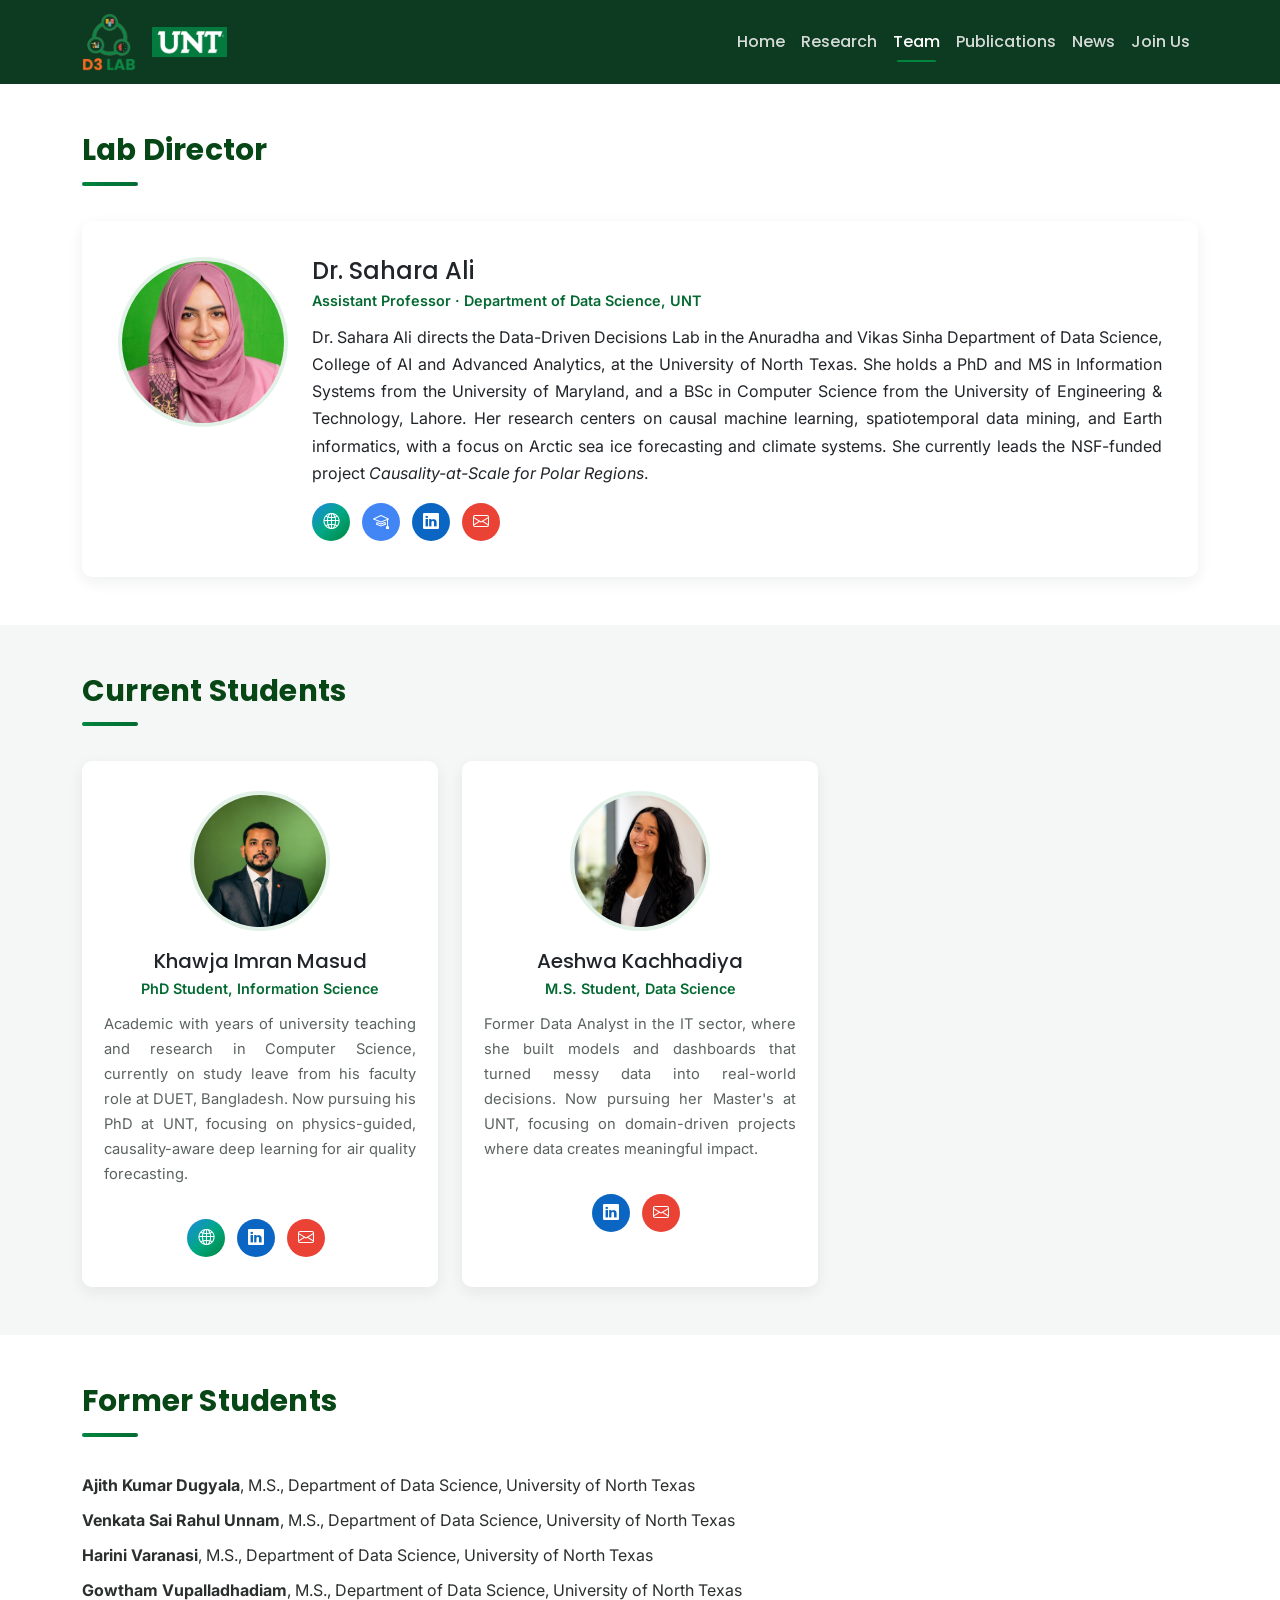
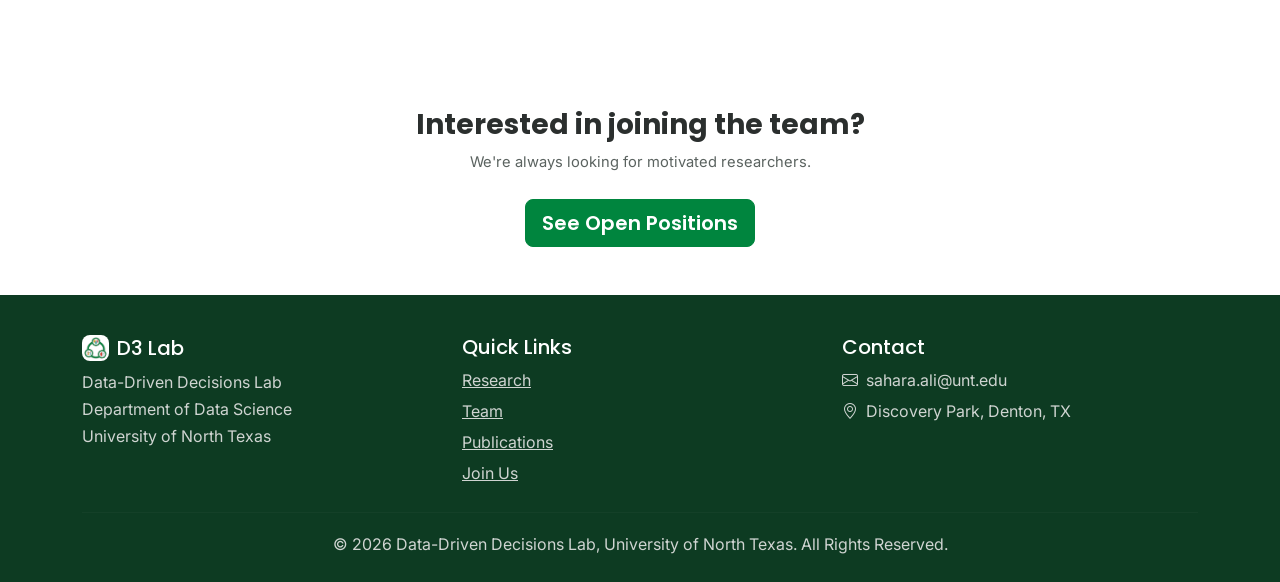
<file: team.html>
<!DOCTYPE html>
<html lang="en">
  <head>
    <meta charset="UTF-8" />
    <meta name="viewport" content="width=device-width, initial-scale=1.0" />
    <title>Team | D3 Lab</title>
    <link
      href="https://cdn.jsdelivr.net/npm/bootstrap@5.3.0-alpha1/dist/css/bootstrap.min.css"
      rel="stylesheet"
    />
    <link
      href="https://cdn.jsdelivr.net/npm/bootstrap-icons@1.11.0/font/bootstrap-icons.css"
      rel="stylesheet"
    />
    <link
      href="https://fonts.googleapis.com/css2?family=Poppins:wght@300;400;500;600;700&family=Inter:wght@400;500;600&display=swap"
      rel="stylesheet"
    />
    <link rel="icon" type="image/png" href="assets/img/d3lab-icon-v2.png" />
    <link href="assets/css/style.css?v=20261109" rel="stylesheet" />
  </head>
  <body>
    <nav class="navbar navbar-expand-lg navbar-dark sticky-top">
      <div class="container">
        <div class="navbar-brand d-flex align-items-center gap-3 mb-0">
          <a href="index.html">
            <img
              src="assets/img/d3lab-logo-lockup.png"
              alt="D3 Lab - Data-Driven Decisions Lab"
              class="brand-logo-lockup"
            />
          </a>
          <a href="https://www.unt.edu" target="_blank" rel="noopener">
            <img src="assets/img/unt-logo.png" alt="UNT Logo" height="30" />
          </a>
        </div>
        <button
          class="navbar-toggler"
          type="button"
          data-bs-toggle="collapse"
          data-bs-target="#navbarNav"
          aria-controls="navbarNav"
          aria-expanded="false"
          aria-label="Toggle navigation"
        >
          <span class="navbar-toggler-icon"></span>
        </button>
        <div class="collapse navbar-collapse" id="navbarNav">
          <ul class="navbar-nav ms-auto">
            <li class="nav-item"><a class="nav-link" href="index.html">Home</a></li>
            <li class="nav-item"><a class="nav-link" href="research.html">Research</a></li>
            <li class="nav-item"><a class="nav-link" href="team.html">Team</a></li>
            <li class="nav-item"><a class="nav-link" href="publications.html">Publications</a></li>
            <li class="nav-item"><a class="nav-link" href="news.html">News</a></li>
            <li class="nav-item"><a class="nav-link" href="join.html">Join Us</a></li>
          </ul>
        </div>
      </div>
    </nav>
  <!-- 
    <section class="hero-section page-hero">
      <div class="container">
        <div class="hero-eyebrow">Who We Are</div>
        <h1>Team</h1>
        <p class="lead">The people behind the Data-Driven Decisions Lab.</p>
      </div>
    </section>
-->
    <!-- PI -->
    <section class="py-5">
      <div class="container">
        <h2 class="section-title">Lab Director</h2>
        <div class="card pi-card team-card">
          <div class="row align-items-start g-4">
            <div class="col-auto">
              <img src="assets/img/sahara-ali.jpg" alt="Dr. Sahara Ali" class="team-photo" />
            </div>
            <div class="col">
              <h4 class="mb-1">Dr. Sahara Ali</h4>
              <div class="team-role">Assistant Professor &middot; Department of Data Science, UNT</div>
              <p style="text-align: justify;">
                Dr. Sahara Ali directs the Data-Driven Decisions Lab in the
                Anuradha and Vikas Sinha Department of Data Science, College of
                AI and Advanced Analytics, at the University of North Texas. She
                holds a PhD and MS in Information Systems from the University of
                Maryland, and a BSc in Computer Science from the University of
                Engineering &amp; Technology, Lahore. Her research centers on
                causal machine learning, spatiotemporal data mining, and Earth
                informatics, with a focus on Arctic sea ice forecasting and
                climate systems. She currently leads the NSF-funded project
                <em>Causality-at-Scale for Polar Regions</em>.
              </p>
              <div class="mt-3">
                <a href="https://datascience.unt.edu/people/sahara-ali.html" target="_blank" rel="noopener" class="social-icon social-icon-web" title="Full Profile"><i class="bi bi-globe2"></i></a>
                <a href="https://scholar.google.com/citations?hl=en&user=HbP3_b4AAAAJ" target="_blank" rel="noopener" class="social-icon social-icon-scholar" title="Google Scholar"><i class="bi bi-mortarboard"></i></a>
                <a href="https://www.linkedin.com/in/saharaali/" target="_blank" rel="noopener" class="social-icon social-icon-linkedin" title="LinkedIn"><i class="bi bi-linkedin"></i></a>
                <a href="mailto:sahara.ali@unt.edu" class="social-icon social-icon-email" title="Email"><i class="bi bi-envelope"></i></a>
              </div>
            </div>
          </div>
        </div>
      </div>
    </section>

    <!-- Current Students -->
    <section class="py-5 bg-surface">
      <div class="container">
        <h2 class="section-title">Current Students</h2>
        <div class="row g-4">
          <div class="col-md-6 col-lg-4">
            <div class="card team-card">
              <img src="assets/img/imran-masud.png" alt="Khawja Imran Masud" class="team-photo" />
              <h5 class="mb-1">Khawja Imran Masud</h5>
              <div class="team-role">PhD Student, Information Science</div>
              <p class="pub-meta" style="text-align: justify;">
                Academic with years of university teaching and research in
                Computer Science, currently on study leave from his faculty role
                at DUET, Bangladesh. Now pursuing his PhD at UNT, focusing on
                physics-guided, causality-aware deep learning for air quality
                forecasting.
              </p>
              <div class="mt-3 text-center">
                <a href="https://eimran.github.io" target="_blank" rel="noopener" class="social-icon social-icon-web" title="Website"><i class="bi bi-globe2"></i></a>
                <a href="https://www.linkedin.com/in/kimasudcse/" target="_blank" rel="noopener" class="social-icon social-icon-linkedin" title="LinkedIn"><i class="bi bi-linkedin"></i></a>
                <a href="mailto:KhawjaImran.Masud@unt.edu" class="social-icon social-icon-email" title="Email"><i class="bi bi-envelope"></i></a>
              </div>
            </div>
          </div>

          <div class="col-md-6 col-lg-4">
            <div class="card team-card">
              <img src="assets/img/aeshwa-kachhadiya.png" alt="Aeshwa Kachhadiya" class="team-photo" />
              <h5 class="mb-1">Aeshwa Kachhadiya</h5>
              <div class="team-role">M.S. Student, Data Science</div>
              <p class="pub-meta" style="text-align: justify;">
                Former Data Analyst in the IT sector, where she built models and
                dashboards that turned messy data into real-world decisions.
                Now pursuing her Master's at UNT, focusing on domain-driven
                projects where data creates meaningful impact.
              </p>
              <div class="mt-3 text-center">
                <a href="https://www.linkedin.com/in/aeshwakachhadiya/" target="_blank" rel="noopener" class="social-icon social-icon-linkedin" title="LinkedIn"><i class="bi bi-linkedin"></i></a>
                <a href="mailto:AeshwaKachhadiya@my.unt.edu" class="social-icon social-icon-email" title="Email"><i class="bi bi-envelope"></i></a>
              </div>
            </div>
          </div>
        </div>
      </div>
    </section>

    <!-- Former Students -->
    <section class="py-5">
      <div class="container">
        <h2 class="section-title">Former Students</h2>
        <!-- Add one <li> per former student: Name, Department, University -->
        <ul class="list-unstyled mb-0 former-students">
          <li class="mb-2"><strong>Ajith Kumar Dugyala</strong>, M.S., Department of Data Science, University of North Texas</li>
          <li class="mb-2"><strong>Venkata Sai Rahul Unnam</strong>, M.S., Department of Data Science, University of North Texas</li>
          <li class="mb-2"><strong>Harini Varanasi</strong>, M.S., Department of Data Science, University of North Texas</li>
          <li class="mb-2"><strong>Gowtham Vupalladhadiam</strong>, M.S., Department of Data Science, University of North Texas</li>
        </ul>
      </div>
    </section>

    <section class="py-5 text-center">
      <div class="container">
        <h3 class="fw-bold mb-2">Interested in joining the team?</h3>
        <p class="pub-meta mb-4">We're always looking for motivated researchers.</p>
        <a href="join.html" class="btn btn-green btn-lg">See Open Positions</a>
      </div>
    </section>

    <footer class="site-footer">
      <div class="container">
        <div class="row g-4">
          <div class="col-md-4">
            <h5 class="text-white d-flex align-items-center gap-2">
              <img src="assets/img/d3lab-icon-v2.png" alt="" height="26" class="brand-icon-chip" />
              D3 Lab
            </h5>
            <p class="mb-0">
              Data-Driven Decisions Lab<br />
              Department of Data Science<br />
              University of North Texas
            </p>
          </div>
          <div class="col-md-4">
            <h5 class="text-white">Quick Links</h5>
            <p class="mb-1"><a href="research.html">Research</a></p>
            <p class="mb-1"><a href="team.html">Team</a></p>
            <p class="mb-1"><a href="publications.html">Publications</a></p>
            <p class="mb-0"><a href="join.html">Join Us</a></p>
          </div>
          <div class="col-md-4">
            <h5 class="text-white">Contact</h5>
            <p class="mb-1"><i class="bi bi-envelope me-1"></i> sahara.ali@unt.edu</p>
            <p class="mb-0"><i class="bi bi-geo-alt me-1"></i> Discovery Park, Denton, TX</p>
          </div>
        </div>
        <hr />
        <p class="text-center mb-0">
          &copy; <span id="copyright-year">2026</span> Data-Driven Decisions Lab, University of North Texas. All Rights Reserved.
        </p>
      </div>
    </footer>

    <script src="https://cdn.jsdelivr.net/npm/bootstrap@5.3.0-alpha1/dist/js/bootstrap.bundle.min.js"></script>
    <script src="assets/js/main.js?v=20261109"></script>
  </body>
</html>
</file>
<file: assets/css/style.css>
:root {
  --unt-green: #00853e;
  --unt-green-dark: #046a32;
  --unt-green-light: #e3f2e9;
  --ink: #14171a;
  --ink-soft: #23282c;
  --surface-light: #f5f7f6;
  --text-body: #2b2f2e;
  --text-muted: #5b6360;
  --border-soft: #e2e7e4;
}

body {
  font-family: "Inter", sans-serif;
  color: var(--text-body);
  line-height: 1.7;
}

h1, h2, h3, h4, h5, h6,
.navbar-brand,
.nav-link,
.btn {
  font-family: "Poppins", sans-serif;
}

a {
  color: var(--unt-green-dark);
}

a:hover {
  color: var(--unt-green);
}

/* Navbar */
.navbar {
  background-color: #0d3b22;
  padding: 8px 0;
}

.navbar-brand {
  font-weight: 700;
  color: #fff !important;
  display: flex;
  align-items: center;
  gap: 10px;
}

.navbar-brand a {
  color: inherit;
  text-decoration: none;
  display: flex;
  align-items: center;
}

.brand-logo-lockup {
  height: 58px;
  width: auto;
}

.brand-icon-chip {
  border-radius: 8px;
  background: #fff;
  padding: 2px;
}

.navbar-brand .brand-sub {
  display: block;
  font-family: "Inter", sans-serif;
  font-size: 0.7rem;
  font-weight: 400;
  color: #b7d4c4;
  letter-spacing: 0.3px;
}

.nav-link {
  font-weight: 500;
  color: #d7dbd8 !important;
}

.nav-link:hover,
.nav-link.active {
  color: #fff !important;
}

.nav-link.active {
  position: relative;
}

.nav-link.active::after {
  content: "";
  position: absolute;
  left: 12px;
  right: 12px;
  bottom: 2px;
  height: 2px;
  background: var(--unt-green);
  border-radius: 2px;
}

/* Hero */
.hero-section {
  background: linear-gradient(135deg, var(--ink) 0%, var(--unt-green-dark) 100%);
  color: #fff;
  padding: 90px 0 70px;
  text-align: center;
}

/* Home hero: UNT photo slideshow behind a green overlay */
.hero-home {
  position: relative;
  overflow: hidden;
  isolation: isolate;
}
.hero-bg {
  position: absolute;
  inset: 0;
  z-index: -2;
}
.hero-slide {
  position: absolute;
  inset: -4%;
  background-size: cover;
  background-position: center;
  opacity: 0;
  animation: hero-slide-cycle 30s ease-in-out infinite;
}
/* 5 slides x 6s each. Negative start offset so the first photo is
   already fully visible on page load instead of fading in from blank. */
.hero-slide:nth-child(1) { animation-delay: -1.5s; }
.hero-slide:nth-child(2) { animation-delay: 4.5s; }
.hero-slide:nth-child(3) { animation-delay: 10.5s; }
.hero-slide:nth-child(4) { animation-delay: 16.5s; }
.hero-slide:nth-child(5) { animation-delay: 22.5s; }
@keyframes hero-slide-cycle {
  0%   { opacity: 0; transform: scale(1.08) translateX(0); }
  5%   { opacity: 1; }
  20%  { opacity: 1; }
  25%  { opacity: 0; transform: scale(1) translateX(-2%); }
  100% { opacity: 0; transform: scale(1) translateX(-2%); }
}
/* Green overlay keeps the text readable on top of the photos */
.hero-home::after {
  content: "";
  position: absolute;
  inset: 0;
  z-index: -1;
  background: linear-gradient(135deg, rgba(20, 23, 26, 0.82) 0%, rgba(4, 106, 50, 0.7) 100%);
}
.hero-home h1,
.hero-home .lead {
  text-shadow: 0 2px 12px rgba(0, 0, 0, 0.35);
}
@media (prefers-reduced-motion: reduce) {
  .hero-slide { animation: none; }
  .hero-slide:first-child { opacity: 1; }
}

.hero-eyebrow {
  text-transform: uppercase;
  letter-spacing: 2px;
  font-size: 0.8rem;
  font-weight: 600;
  color: #a9e8c3;
  margin-bottom: 14px;
}

.hero-section h1 {
  font-weight: 700;
  font-size: 2.6rem;
  margin-bottom: 16px;
}

.hero-section .lead {
  max-width: 720px;
  margin: 0 auto 28px;
  color: #e7ede9;
}

.hero-affiliation {
  font-weight: 500;
  font-size: 1.15rem;
  line-height: 1.5;
  color: #a9e8c3;
  margin-bottom: 20px;
}

.page-hero {
  padding: 60px 0 50px;
}

.page-hero h1 {
  font-size: 2.1rem;
}

/* Buttons */
.btn-green {
  background-color: var(--unt-green);
  border-color: var(--unt-green);
  color: #fff;
  font-weight: 600;
}

.btn-green:hover {
  background-color: var(--unt-green-dark);
  border-color: var(--unt-green-dark);
  color: #fff;
}

.btn-outline-green {
  background-color: transparent;
  border: 1px solid rgba(255, 255, 255, 0.6);
  color: #fff;
  font-weight: 600;
}

.btn-outline-green:hover {
  background-color: rgba(255, 255, 255, 0.12);
  color: #fff;
}

/* Section titles */
.section-title {
  position: relative;
  margin-bottom: 35px;
  padding-bottom: 18px;
  font-weight: 700;
  font-size: 1.85rem;
  letter-spacing: 0.2px;
  color: #074716;
}

.section-title::after {
  content: "";
  position: absolute;
  bottom: 0;
  left: 0;
  width: 56px;
  height: 4px;
  border-radius: 2px;
  background: linear-gradient(90deg, var(--unt-green), var(--unt-green-dark));
}

.section-title.text-center::after {
  left: 50%;
  transform: translateX(-50%);
}

.section-eyebrow {
  text-transform: uppercase;
  letter-spacing: 1.5px;
  font-size: 0.78rem;
  font-weight: 600;
  color: var(--unt-green-dark);
  margin-bottom: 8px;
  display: block;
}

.bg-surface {
  background-color: var(--surface-light);
}

/* Cards */
.card {
  border: none;
  border-radius: 10px;
  box-shadow: 0 5px 15px rgba(20, 23, 26, 0.07);
  transition: transform 0.3s ease, box-shadow 0.3s ease;
}

.card:hover {
  transform: translateY(-4px);
  box-shadow: 0 10px 24px rgba(20, 23, 26, 0.1);
}

/* Research area cards */
.research-card {
  height: 100%;
  padding: 28px;
}

.research-card .research-icon {
  width: 52px;
  height: 52px;
  border-radius: 12px;
  background: var(--unt-green-light);
  color: var(--unt-green-dark);
  display: flex;
  align-items: center;
  justify-content: center;
  font-size: 1.4rem;
  margin-bottom: 18px;
}

/* Team cards */
.team-card {
  text-align: center;
  padding: 30px 22px;
  height: 100%;
}

.team-photo {
  width: 140px;
  height: 140px;
  border-radius: 50%;
  object-fit: cover;
  margin: 0 auto 18px;
  border: 4px solid var(--unt-green-light);
}

.team-photo-placeholder {
  width: 140px;
  height: 140px;
  border-radius: 50%;
  margin: 0 auto 18px;
  display: flex;
  align-items: center;
  justify-content: center;
  background: var(--ink);
  color: #fff;
  font-family: "Poppins", sans-serif;
  font-weight: 600;
  font-size: 2rem;
  border: 4px solid var(--unt-green-light);
}

.team-role {
  color: var(--unt-green-dark);
  font-weight: 600;
  font-size: 0.9rem;
  margin-bottom: 10px;
}

.team-card.pi-card {
  text-align: left;
  padding: 36px;
}

.team-card.pi-card .team-photo,
.team-card.pi-card .team-photo-placeholder {
  margin: 0;
  width: 170px;
  height: 170px;
}

.social-icon {
  display: inline-flex;
  align-items: center;
  justify-content: center;
  width: 38px;
  height: 38px;
  background-color: var(--ink);
  color: white;
  border-radius: 50%;
  margin-right: 8px;
  transition: all 0.3s ease;
}

.social-icon:hover {
  background-color: var(--unt-green);
  color: #fff;
  transform: translateY(-3px);
}

/* Publications */
.pub-content {
  max-width: 900px;
  margin: 0 auto;
}

.pub-intro {
  color: var(--text-muted);
  margin-bottom: 2.5rem;
}

.pub-section {
  margin-bottom: 2.5rem;
}

.pub-section-title {
  font-size: 1.8rem;
  font-weight: 800;
  color: #074716;
  margin: 0 0 0.75rem;
}

.pub-year-heading {
  font-size: 1.2rem;
  font-weight: 700;
  color: var(--unt-green-dark);
  margin: 1.5rem 0 0.5rem;
  padding-bottom: 4px;
  border-bottom: 2px solid var(--unt-green-light);
}

.pub-list {
  list-style: decimal;
  margin: 0 0 0 1.5rem;
  padding: 0;
}

.pub-entry {
  margin-bottom: 0.9rem;
  font-size: 1.02rem;
  line-height: 1.65;
  color: var(--text-body);
  padding-left: 0.25rem;
}

.pub-entry strong {
  color: var(--ink);
}

.pub-meta {
  color: var(--text-muted);
  font-size: 0.92rem;
}

/* Projects */
.project-card {
  padding: 28px;
  height: 100%;
}

.funding-tag {
  display: inline-block;
  background: var(--ink);
  color: #fff;
  font-size: 0.75rem;
  font-weight: 600;
  letter-spacing: 0.4px;
  padding: 4px 10px;
  border-radius: 4px;
  margin-bottom: 12px;
}

.funding-tag.status-ongoing {
  background: var(--unt-green);
}

/* News / accordion */
.accordion-button:not(.collapsed) {
  background-color: var(--unt-green-light);
  color: var(--unt-green-dark);
  box-shadow: none;
}

.accordion-button:focus {
  box-shadow: none;
  border-color: var(--unt-green);
}

.news-date {
  color: var(--unt-green-dark);
  font-weight: 600;
  font-size: 0.85rem;
}

/* News: badges, cards, featured, timeline */
.news-badge {
  display: inline-flex;
  align-items: center;
  gap: 6px;
  font-family: "Poppins", sans-serif;
  font-size: 0.72rem;
  font-weight: 600;
  letter-spacing: 0.4px;
  text-transform: uppercase;
  padding: 4px 10px;
  border-radius: 999px;
}
.badge-accepted { background: #fff3cd; color: #7a5600; }
.badge-publication { background: var(--unt-green-light); color: var(--unt-green-dark); }
.badge-lab { background: #e7ecef; color: var(--ink-soft); }
.badge-opportunity { background: #e3eefb; color: #1d4f91; }

.news-new-pill {
  font-family: "Poppins", sans-serif;
  font-size: 0.68rem;
  font-weight: 700;
  text-transform: uppercase;
  letter-spacing: 0.5px;
  color: #fff;
  background: #e0533d;
  padding: 2px 8px;
  border-radius: 999px;
  animation: news-pulse 2s ease-in-out infinite;
}
@keyframes news-pulse {
  0%, 100% { box-shadow: 0 0 0 0 rgba(224, 83, 61, 0.55); }
  50% { box-shadow: 0 0 0 6px rgba(224, 83, 61, 0); }
}

.news-card {
  background: #fff;
  border: 1px solid var(--border-soft);
  border-left: 4px solid var(--unt-green);
  border-radius: 14px;
  padding: 22px 24px;
  transition: transform 0.25s ease, box-shadow 0.25s ease;
}
.news-card:hover {
  transform: translateY(-4px);
  box-shadow: 0 14px 30px rgba(20, 23, 26, 0.1);
}
.news-card.news-lab { border-left-color: var(--ink-soft); }
.news-card.news-opportunity { border-left-color: #1d4f91; }

.news-link {
  font-weight: 600;
  text-decoration: none;
}
.news-link i { transition: transform 0.2s ease; display: inline-block; }
.news-link:hover i { transform: translateX(4px); }

.news-featured {
  position: relative;
  overflow: hidden;
  color: #fff;
  background: linear-gradient(135deg, #0d3b22 0%, var(--unt-green-dark) 60%, var(--unt-green) 100%);
  border-radius: 18px;
  padding: 30px 32px;
  box-shadow: 0 20px 45px rgba(4, 106, 50, 0.25);
  transition: transform 0.25s ease, box-shadow 0.25s ease;
}
.news-featured::after {
  content: "";
  position: absolute;
  right: -60px;
  top: -60px;
  width: 220px;
  height: 220px;
  border-radius: 50%;
  background: rgba(255, 255, 255, 0.07);
  pointer-events: none;
}
.news-featured:hover {
  transform: translateY(-4px);
  box-shadow: 0 26px 55px rgba(4, 106, 50, 0.32);
}
.news-featured-title {
  font-size: 1.45rem;
  font-weight: 700;
  line-height: 1.35;
  margin-bottom: 12px;
}
.news-date-light {
  color: rgba(255, 255, 255, 0.8);
  font-weight: 600;
  font-size: 0.85rem;
}
.news-event-meta {
  list-style: none;
  padding: 0;
  margin: 0 0 18px;
}
.news-event-meta li {
  display: flex;
  align-items: flex-start;
  gap: 10px;
  margin-bottom: 6px;
  color: rgba(255, 255, 255, 0.92);
}
.news-countdown {
  display: inline-flex;
  align-items: center;
  gap: 8px;
  background: rgba(255, 255, 255, 0.14);
  border: 1px solid rgba(255, 255, 255, 0.25);
  border-radius: 999px;
  padding: 6px 16px;
  font-family: "Poppins", sans-serif;
  font-weight: 600;
  font-size: 0.9rem;
}

/* News page filter */
.news-filter {
  display: flex;
  flex-wrap: wrap;
  justify-content: center;
  gap: 10px;
}
.news-filter-btn {
  font-family: "Poppins", sans-serif;
  font-weight: 500;
  font-size: 0.9rem;
  border: 1px solid var(--border-soft);
  background: #fff;
  color: var(--text-body);
  border-radius: 999px;
  padding: 8px 18px;
  transition: all 0.2s ease;
}
.news-filter-btn:hover { border-color: var(--unt-green); color: var(--unt-green-dark); }
.news-filter-btn.active {
  background: var(--unt-green);
  border-color: var(--unt-green);
  color: #fff;
}

/* News page timeline */
.news-timeline {
  position: relative;
  max-width: 880px;
  margin: 0 auto;
  padding-left: 56px;
}
.news-timeline::before {
  content: "";
  position: absolute;
  left: 19px;
  top: 6px;
  bottom: 6px;
  width: 2px;
  background: linear-gradient(var(--unt-green), var(--border-soft));
}
.timeline-item {
  position: relative;
  margin-bottom: 28px;
  animation: news-fade-in 0.35s ease;
}
.timeline-dot {
  position: absolute;
  left: -56px;
  top: 18px;
  width: 40px;
  height: 40px;
  border-radius: 50%;
  display: flex;
  align-items: center;
  justify-content: center;
  background: var(--unt-green);
  color: #fff;
  box-shadow: 0 0 0 5px #fff;
}
.timeline-dot.dot-accepted { background: #d79b00; }
.timeline-dot.dot-lab { background: var(--ink-soft); }
.timeline-dot.dot-opportunity { background: #1d4f91; }
@keyframes news-fade-in {
  from { opacity: 0; transform: translateY(8px); }
  to { opacity: 1; transform: none; }
}

@media (max-width: 575.98px) {
  .news-featured { padding: 24px 20px; }
  .news-featured-title { font-size: 1.2rem; }
  .news-timeline { padding-left: 40px; }
  .news-timeline::before { left: 13px; }
  .timeline-dot { left: -40px; width: 28px; height: 28px; font-size: 0.8rem; }
}

@media (prefers-reduced-motion: reduce) {
  .news-new-pill, .timeline-item { animation: none; }
  .news-card, .news-featured { transition: none; }
}

/* Model diagram carousel */
.model-showcase-panel {
  max-width: 1080px;
  margin: 0 auto;
  background: #fff;
  border-radius: 20px;
  border-top: 4px solid var(--unt-green);
  box-shadow: 0 20px 45px rgba(20, 23, 26, 0.12);
  padding: 40px 40px 32px;
}

.model-carousel {
  max-width: 980px;
  margin: 0 auto;
}

.model-tag {
  display: inline-block;
  background: var(--unt-green-light);
  color: var(--unt-green-dark);
  font-weight: 700;
  font-size: 0.75rem;
  text-transform: uppercase;
  letter-spacing: 0.5px;
  padding: 4px 12px;
  border-radius: 20px;
  margin-bottom: 12px;
}

.model-frame {
  height: 500px;
  display: flex;
  align-items: center;
  justify-content: center;
  background: #fff;
  border-radius: 12px;
  padding: 20px;
  border: 1px solid var(--border-soft);
}

.model-frame img {
  max-width: 100%;
  max-height: 100%;
  object-fit: contain;
}

.model-caption {
  padding: 24px 10px 0;
  text-align: center;
}

.model-caption h5 {
  color: var(--ink);
  font-weight: 700;
  margin-bottom: 10px;
}

.model-caption p {
  max-width: 720px;
  margin-left: auto;
  margin-right: auto;
}

.model-carousel .carousel-control-prev,
.model-carousel .carousel-control-next {
  top: 0;
  height: 500px;
  width: 56px;
}

.model-carousel .carousel-control-prev-icon,
.model-carousel .carousel-control-next-icon {
  background-color: var(--ink);
  background-size: 45%;
  border-radius: 50%;
  width: 2.75rem;
  height: 2.75rem;
  opacity: 0.85;
}

.model-carousel .carousel-control-prev:hover .carousel-control-prev-icon,
.model-carousel .carousel-control-next:hover .carousel-control-next-icon {
  opacity: 1;
}

.model-carousel .carousel-indicators {
  position: static;
  margin-top: 18px;
  margin-bottom: 0;
}

.model-carousel .carousel-indicators [data-bs-target] {
  background-color: var(--unt-green);
  width: 10px;
  height: 10px;
  border-radius: 50%;
  border: none;
  opacity: 0.35;
}

.model-carousel .carousel-indicators .active {
  opacity: 1;
}

@media (max-width: 767px) {
  .model-showcase-panel {
    padding: 24px 16px 20px;
    border-radius: 14px;
  }

  .model-frame,
  .model-carousel .carousel-control-prev,
  .model-carousel .carousel-control-next {
    height: 280px;
  }
}

/* Footer */
footer.site-footer {
  background-color: #0d3b22;
  color: #cfd4d1;
  padding: 40px 0 24px;
}

footer.site-footer a {
  color: #cfd4d1;
}

footer.site-footer a:hover {
  color: #fff;
}

footer.site-footer hr {
  border-color: rgba(255, 255, 255, 0.1);
  margin: 24px 0 18px;
}

/* Contact / info card */
.info-card {
  padding: 30px;
}

.info-card h4 {
  margin-bottom: 18px;
}

@media (max-width: 991px) {
  .team-card.pi-card {
    text-align: center;
  }

  .team-card.pi-card .team-photo,
  .team-card.pi-card .team-photo-placeholder {
    margin: 0 auto 20px;
  }
}

.photo-credit,
.photo-credit a {
  color: rgba(255, 255, 255, 0.55);
}

/* Colorful website icon */
.social-icon.social-icon-web {
  background: linear-gradient(135deg, #1e88e5 0%, #00a884 50%, var(--unt-green) 100%);
  color: #fff;
  border-color: transparent;
}
.social-icon.social-icon-web:hover {
  background: linear-gradient(135deg, #1565c0 0%, #00896b 50%, var(--unt-green-dark) 100%);
  color: #fff;
}

/* Brand-colored social icons */
.social-icon.social-icon-linkedin { background: #0a66c2; color: #fff; }
.social-icon.social-icon-linkedin:hover { background: #004182; color: #fff; }
.social-icon.social-icon-scholar { background: #4285f4; color: #fff; }
.social-icon.social-icon-scholar:hover { background: #1a5fd0; color: #fff; }
.social-icon.social-icon-email { background: #ea4335; color: #fff; }
.social-icon.social-icon-email:hover { background: #c5221f; color: #fff; }
</file>
